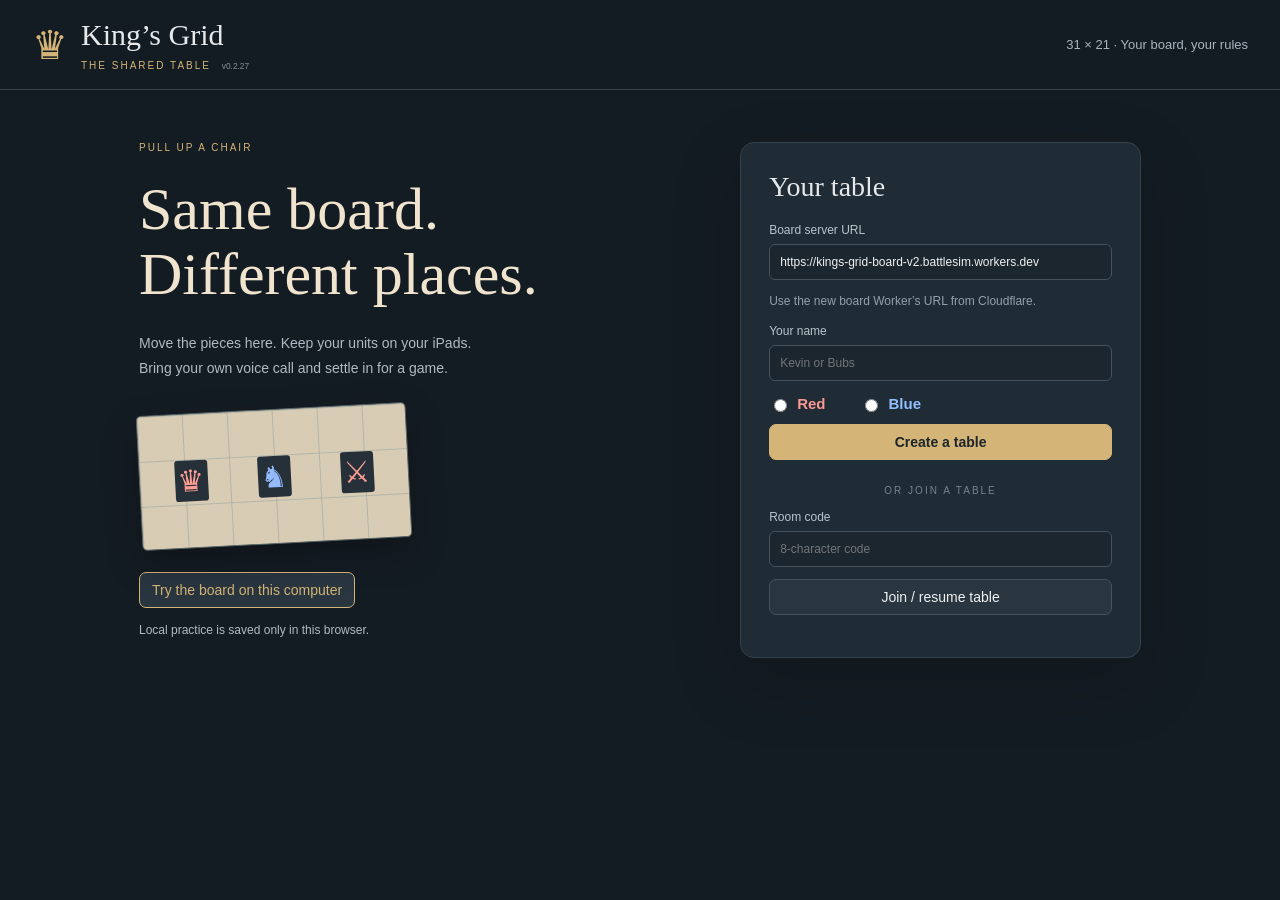
<file: index.html>
<!doctype html><html lang="en"><head><meta charset="utf-8"><meta name="viewport" content="width=device-width,initial-scale=1"><title>King’s Grid • Shared Table</title><style>:root{font-family:Inter,Segoe UI,Arial,sans-serif;color:#e6e8e9;background:#141c23;font-size:14px;--gold:#d4b477;--line:#35414b;--cell:30px}*{box-sizing:border-box}body{margin:0}button,input,select{font:inherit}button,.filebutton{border:1px solid #46535d;border-radius:7px;background:#29353f;color:#eef1f2;padding:9px 12px;cursor:pointer;transition:background .15s}button:hover,.filebutton:hover{background:#3a4a56}button:disabled{opacity:.45;cursor:not-allowed}button.active{border-color:var(--gold);box-shadow:inset 0 0 0 1px var(--gold)}button.primary{background:var(--gold);border-color:var(--gold);color:#1c252c;font-weight:700}button.secondary{border-color:var(--gold);color:var(--gold)}input,select{width:100%;border:1px solid #46535d;border-radius:6px;background:#1b262f;color:#eef1f2;padding:10px;min-width:0}label{display:grid;gap:7px;color:#b9c3ca;font-size:12px}input:focus,select:focus,button:focus-visible{outline:2px solid var(--gold);outline-offset:2px}header{height:90px;display:flex;align-items:center;padding:18px 32px;border-bottom:1px solid var(--line);gap:25px}.brand{display:flex;align-items:center;gap:13px}.crown{color:var(--gold);font-size:40px}h1{font:30px Georgia,serif;margin:0 0 4px}.eyebrow{font-size:10px;letter-spacing:2px;color:var(--gold)}small{letter-spacing:0;color:#8394a0;margin-left:6px}#roomInfo{margin-left:auto;color:#a8b5bf;font-size:13px}h2{font:60px/1.08 Georgia,serif;margin:24px 0;color:#f0e4ce}h3{font:28px Georgia,serif;margin:0 0 20px}h4{font-size:12px;text-transform:uppercase;letter-spacing:1px;color:#a6b4bf}.muted{font-size:12px;color:#91a1ad;line-height:1.5}#welcome{display:grid;grid-template-columns:1.3fr 1fr;max-width:1050px;margin:52px auto;gap:80px;padding:0 24px}.intro>p{line-height:1.8;color:#aebac4}.joincard{background:#202c35;padding:28px;border:1px solid var(--line);border-radius:14px;box-shadow:0 24px 70px #0003}.joincard>button{width:100%;margin-top:12px}.joincard label{margin-top:14px}.choose{display:flex;gap:35px}.choose label{display:flex;align-items:center;font-size:15px}.choose input{width:auto}.redtext{color:#fa9992!important}.bluetext{color:#91bfff!important}.divider{color:#718490;letter-spacing:2px;font-size:10px;text-align:center;margin:25px 0 12px}.mini-grid{margin:28px 0;width:270px;height:135px;border:1px solid #586567;background-color:#d9ccb4;background-image:linear-gradient(#8f9f9e80 1px,transparent 1px),linear-gradient(90deg,#8f9f9e80 1px,transparent 1px);background-size:45px 45px;display:flex;gap:50px;align-items:center;justify-content:center;transform:rotate(-3deg);border-radius:5px;box-shadow:0 14px 35px #0004}.mini-grid span{background:#263039;color:#ff9c94;font:30px Georgia;padding:3px;border-radius:3px}.mini-grid span:nth-child(2){color:#94bbff}#setupError{color:#ffb8a8;line-height:1.4}.toolbar{display:flex;align-items:center;gap:8px;padding:12px 20px;border-bottom:1px solid var(--line);flex-wrap:wrap}.toolbar button{font-size:12px}.spacer{flex:1}#connection{font-size:12px;color:#a4dfbd;margin-right:8px}#connection.offline{color:#ffd18d}.workspace{display:grid;grid-template-columns:240px minmax(0,1fr);height:calc(100vh - 154px)}aside{padding:15px;border-right:1px solid var(--line);overflow-y:auto;background:#1b252e}.tabbar{display:flex;gap:6px}.tabbar button{flex:1;font-size:12px}.teamchoices{display:flex;gap:4px;margin:10px 0}.teamchoices button{flex:1;padding:8px 3px;font-size:12px}#search{margin-bottom:12px}#catalog{display:grid;grid-template-columns:1fr 1fr;gap:6px}.catalog-piece{display:flex;align-items:center;gap:7px;text-align:left;font-size:11px;padding:8px 5px;min-height:40px}.catalog-piece .icon{font-size:19px;min-width:23px;text-align:center}#sizeFields{display:flex;gap:10px;margin:14px 0}#sizeFields label{flex:1}#addReserve{width:100%;font-size:11px}#reserves{display:flex;flex-wrap:wrap;gap:5px}#reserves button{font-size:11px;padding:7px}.tools{margin-top:25px;border-top:1px solid var(--line);padding-top:15px}.tools summary{cursor:pointer;color:#c5cdd3;font-size:12px}.tools button,.filebutton{display:block;width:100%;text-align:center;font-size:12px;margin-top:10px}.danger{color:#ffaca5}#log p{font-size:12px;line-height:1.5;border-bottom:1px solid var(--line);padding:10px 0}#log time{display:block;font-size:10px;color:#82939f}.boardsection{display:flex;flex-direction:column;min-width:0;min-height:0;padding:0 20px 12px}#hint{padding:12px 0;color:#c8d2d8;font-size:12px;min-height:39px}#viewport{flex:1;min-height:180px;overflow:auto;position:relative;background:#10181f;border:1px solid #394650;border-radius:9px;padding:14px}#board{position:relative;width:calc(var(--cell)*32);height:calc(var(--cell)*22);margin:auto;user-select:none}.cell{position:absolute;border-radius:0;border:0;border-right:1px solid #87959780;border-bottom:1px solid #87959780;background:#e0d6bf;padding:0;color:#33424b;font-size:10px;width:var(--cell);height:var(--cell)}.cell:hover{background:#efdfa9}.cell.alt{background:#dbd0b9}.cell.alt:hover{background:#efdfa9}.axis{position:absolute;display:grid;place-items:center;color:#90a1ad;font-size:10px;width:var(--cell);height:var(--cell)}.piece{position:absolute;pointer-events:none;border-radius:4px;border:2px solid #e8857e;background:#593437;color:#ffd7d0;display:flex;flex-direction:column;align-items:center;justify-content:center;overflow:hidden;box-shadow:0 2px 3px #0005;z-index:2}.piece.blue{border-color:#76a8e6;background:#273f59;color:#d2e6ff}.piece.neutral{border-color:#ae9a78;background:#554e40;color:#f2e5c6}.piece.selected{outline:3px solid #ffe19d;outline-offset:1px;z-index:5}.piece.defeated{filter:grayscale(.9);opacity:.7}.piece.captured{border-style:dashed}.piece .glyph{font-size:calc(var(--cell)*.49);line-height:1}.piece .tiny{font-size:clamp(6px,calc(var(--cell)*.2),12px);line-height:1.2;max-width:95%;white-space:nowrap;overflow:hidden;text-overflow:ellipsis}.piece .statusMark{position:absolute;right:1px;top:0;font-size:10px;color:white}.stackbadge{position:absolute;right:1px;bottom:1px;font-size:9px;background:#e2bd70;color:#17242d;border-radius:3px;padding:0 2px}.boardfooter{display:flex;justify-content:space-between;gap:15px;padding:10px 0;font-size:10px;color:#93a5b2}#selection{background:#24313c;border:1px solid #50606b;border-radius:9px;padding:12px}#selectedCoord{color:#9faeb8;margin-left:15px;font-size:12px}.editrow{display:flex;align-items:end;gap:7px;flex-wrap:wrap;margin-top:10px}.editrow label:first-child{flex:1;min-width:90px}.editrow label{max-width:170px}.editrow button,.editrow input,.editrow select{padding:7px;font-size:12px}#stack{display:flex;gap:6px;flex-wrap:wrap;margin-top:8px}#stack button{font-size:11px;padding:5px}#toast{position:fixed;bottom:25px;left:50%;transform:translateX(-50%);max-width:650px;padding:14px 20px;border:1px solid var(--gold);background:#283640;border-radius:8px;box-shadow:0 10px 50px #0007;z-index:30;color:#fff}[hidden]{display:none!important}@media(max-width:850px){header{padding:12px 18px}h1{font-size:24px}#welcome{gap:24px;margin:25px auto}h2{font-size:42px}.workspace{grid-template-columns:190px 1fr}.boardsection{padding:0 8px 10px}aside{padding:10px}.toolbar{padding:8px}#roomInfo{font-size:10px}#resume{display:none}}@media(max-width:600px){#welcome{grid-template-columns:1fr}.intro h2{font-size:38px}.mini-grid{display:none}.workspace{height:auto;grid-template-columns:150px minmax(0,1fr)}#catalog{grid-template-columns:1fr}#viewport{height:65vh;flex:none}.boardfooter span:last-child{display:none}header{height:80px}.eyebrow{letter-spacing:1px}#roomInfo{max-width:100px}}
#catalog{display:flex;flex-direction:column;gap:12px}.catalog-row>span{font-size:11px;color:#bfcbd4;display:block;margin-bottom:5px}.token-row{display:flex;gap:7px}.tray-token{width:54px;height:54px;padding:2px;border-radius:5px;cursor:grab;position:relative}.tray-token.used{opacity:.45}.tray-token.used:after{content:'✓';position:absolute;bottom:0;right:1px;color:white;background:#233b31}.token-art{display:block;width:100%;height:100%;object-fit:contain;pointer-events:none}.piece{pointer-events:auto;cursor:grab;padding:0}.piece .token-art{object-fit:contain}.piece .placeholder{font-size:calc(var(--cell)*.4);line-height:1}.piece.cannon-object{border:2px solid #dabc78;background:repeating-linear-gradient(45deg,#493c2e,#493c2e 4px,#5b4934 4px,#5b4934 8px);color:#fff1bf}.piece.cannon-object .placeholder{font-size:calc(var(--cell)*.21);font-weight:900}.tray-token .placeholder{font-size:13px}.orientation{margin:15px 0}.board-ping{pointer-events:none;position:absolute;width:10px;height:10px;border:3px solid #ff8d87;border-radius:50%;z-index:20;transform:translate(-50%,-50%);animation:ripple 1.4s ease-out forwards;box-shadow:0 0 0 2px #fff7}.board-ping.blue{border-color:#76b9ff}.drag-preview{position:absolute;pointer-events:none;border:2px dashed #ffb0aa;background:#f7877733;z-index:15;font-size:9px;color:white;display:grid;place-items:center}.drag-preview.blue{border-color:#83bcff;background:#83bcff33}@keyframes ripple{0%{width:10px;height:10px;opacity:1}100%{width:110px;height:110px;opacity:0}}#turnLabel{font-size:12px;color:#e7c78c}.toolbar{min-height:65px}.workspace{height:calc(100vh - 170px)}@media(prefers-reduced-motion:reduce){.board-ping{animation:none;width:40px;height:40px}}

.piece.fixed-base{border:2px solid rgba(255,255,255,.85);color:#fff;background:#bd514d;cursor:default}.piece.fixed-base.blue{background:#4c82bd}.piece.fixed-giving{border:2px solid rgba(255,255,255,.85);background:#3b9b5e;color:#fff;cursor:default}.fixed-label{font-weight:900;font-size:calc(var(--cell)*.42);line-height:1;text-shadow:0 1px 2px #0008}
.ruler-controls{display:flex;align-items:center;gap:7px}.ruler-controls label{display:flex;align-items:center;gap:4px;color:#b9c3ca;font-size:11px}.ruler-controls input,.ruler-controls select{width:64px;padding:6px;font-size:11px}.ruler-controls select{width:94px}.ruler-cell{position:absolute;z-index:1;pointer-events:none;background:#f1c75b38;border:1px solid #f1c75b99;box-shadow:inset 0 0 0 1px #fff2}

#viewport.panning,#viewport.panning *{cursor:grabbing!important}#viewport:fullscreen{width:100vw;height:100vh;max-height:none;border:0;border-radius:0;flex:none;padding:14px;overflow:auto;background:#10181f}
.wall-health .placeholder,.wall-health .tiny{display:none}
.wall-hp-label{position:relative;z-index:1;font:bold calc(var(--cell)*.40) system-ui;color:white;text-shadow:0 1px 2px #000;white-space:nowrap}
.wall-vertical .wall-hp-label{writing-mode:vertical-rl}
.wall-hp-track{position:absolute;background:#101b22;border-radius:3px;overflow:hidden;pointer-events:none}
.wall-horizontal .wall-hp-track{left:3px;right:3px;bottom:2px;height:4px}
.wall-vertical .wall-hp-track{top:3px;bottom:3px;left:2px;width:4px}
.wall-hp-track>span{display:block;background:#78d997;width:100%;height:100%}
.wall-zero{outline:2px dashed #f17d73}
.wall-hp-editor{position:absolute;z-index:40;width:200px;padding:8px;background:#172b36;color:#fff;border:1px solid #8ba8b6;border-radius:7px;box-shadow:0 3px 12px #0008;font:12px system-ui}
.wall-hp-editor strong{display:block;overflow:hidden;text-overflow:ellipsis;white-space:nowrap;margin-bottom:5px}
.wall-hp-editor>div{display:flex;gap:6px;align-items:center}
.wall-hp-editor input{width:112px;min-width:0;padding:0;accent-color:#78d997}
.wall-hp-editor button{width:28px;height:28px;padding:0;font-size:20px}

/* v0.2.11 animated battlefield underlay */
.map-control{display:flex;grid-template-columns:auto auto;align-items:center;gap:6px;color:#9eacb7;font-size:11px;margin-left:2px}
.map-control select{width:auto;max-width:170px;padding:7px 28px 7px 9px;font-size:12px;background:#1f2b34}
#board{isolation:isolate}
.map-layer{position:absolute;left:var(--cell);top:var(--cell);width:calc(var(--cell)*31);height:calc(var(--cell)*21);overflow:hidden;z-index:0;background:#0d141a;pointer-events:none;display:none}
.map-layer.active{display:block}
.map-layer iframe{position:absolute;left:50%;top:50%;width:147%;height:122%;transform:translate(-50%,-50%);border:0;pointer-events:none}
#board.has-map .cell{background:rgba(224,214,191,.08);border-right-color:rgba(224,231,230,.58);border-bottom-color:rgba(224,231,230,.58);text-shadow:0 1px 2px #000}
#board.has-map .cell.alt{background:rgba(16,24,31,.07)}
#board.has-map .cell:hover,#board.has-map .cell.alt:hover{background:rgba(239,223,169,.28)}
#board.has-map .axis{color:#c8d2d8;text-shadow:0 1px 2px #000}
#board.has-map .ruler-cell{background:rgba(255,226,150,.28)}
@media(max-width:850px){.map-control span{display:none}.map-control select{max-width:135px}}

/* v0.2.13 central background library */
.toolbar-link{display:inline-grid;place-items:center;width:34px;height:34px;border:1px solid #46535d;border-radius:7px;background:#29353f;color:#eef1f2;text-decoration:none;font-size:15px}.toolbar-link:hover{background:#3a4a56}.map-control select{min-width:132px}

.paint-controls{display:flex;align-items:center;gap:7px}.paint-controls label{display:flex;align-items:center;gap:4px;color:#b9c3ca;font-size:11px}.paint-controls input[type=color],.ruler-controls input[type=color]{width:34px;height:30px;padding:2px;min-width:34px}.paint-controls select{width:104px;padding:6px;font-size:11px}.paint-cell{position:absolute;z-index:1;pointer-events:none;box-shadow:inset 0 0 0 1px #ffffff24}.ruler-cell{z-index:2}.piece{z-index:3}.piece.distracted .statusMark{color:#ffe27a;font-size:15px;text-shadow:0 1px 2px #000}.piece.distracted{box-shadow:0 0 0 2px #ffe27a99,0 2px 3px #0005}

/* v0.2.19 compact, personalisable in-game toolbar */
.compact-toolbar{
  min-height:46px;
  padding:7px 14px;
  gap:6px;
  flex-wrap:nowrap;
  position:relative;
  z-index:60;
  background:#18232b;
}
.compact-toolbar #connection{white-space:nowrap;margin-right:4px}
.setup-actions{display:flex;align-items:center;gap:6px;white-space:nowrap}
.setup-actions button{padding:6px 9px}
.compact-toolbar>button,.compact-toolbar summary,.pinned-action{
  min-height:32px;
  padding:6px 9px;
  border-radius:6px;
  white-space:nowrap;
}
.compact-map{margin:0;display:block}
.compact-map select{min-width:118px;max-width:160px;height:32px;padding:5px 27px 5px 8px;border-radius:6px}
.toolbar-menu{position:relative}
.toolbar-menu>summary{
  list-style:none;
  display:grid;
  place-items:center;
  border:1px solid #46535d;
  background:#29353f;
  color:#eef1f2;
  cursor:pointer;
  user-select:none;
}
.toolbar-menu>summary::-webkit-details-marker{display:none}
.toolbar-menu>summary:after{content:'▾';font-size:9px;margin-left:5px;color:#9fb0bb}
.toolbar-menu[open]>summary,.toolbar-menu>summary:hover{background:#3a4a56}
.menu-panel{
  position:absolute;
  right:0;
  top:calc(100% + 7px);
  width:max-content;
  min-width:178px;
  max-width:min(320px,calc(100vw - 24px));
  padding:7px;
  border:1px solid #46535d;
  border-radius:8px;
  background:#202c35;
  box-shadow:0 12px 34px #0009;
  display:grid;
  gap:5px;
  z-index:100;
}
.menu-panel button,.menu-panel .filebutton,.menu-panel .menu-link{
  width:100%;
  min-height:32px;
  margin:0;
  padding:7px 9px;
  text-align:left;
  font-size:12px;
  border-radius:6px;
}
.menu-link{
  display:block;
  border:1px solid #46535d;
  background:#29353f;
  color:#eef1f2;
  text-decoration:none;
  cursor:pointer;
}
.menu-link:hover{background:#3a4a56}
.menu-file{display:block}

/* The toolbar now owns less vertical space; preserve the board area. */
.workspace{height:calc(100vh - 136px)}

@media(max-width:900px){
  .compact-toolbar{overflow-x:auto;overflow-y:visible;scrollbar-width:thin}
  .compact-toolbar .spacer{min-width:4px}
  .compact-map select{min-width:108px;max-width:130px}
  .menu-panel{position:fixed;right:10px;top:136px}
}
@media(max-width:600px){
  .compact-toolbar{padding:6px 8px;gap:4px}
  .compact-toolbar #connection{font-size:11px}
  .compact-toolbar>button,.compact-toolbar summary,.pinned-action{padding:5px 7px}
  .compact-map select{min-width:100px;max-width:112px}
  .setup-actions #turnLabel{display:none}
  .workspace{height:auto}
}

/* v0.2.22 board stage: board in the middle, compact tool rail on the right, tool popovers float over the board */
.stage{position:relative;display:flex;min-width:0;min-height:0}
.stage>.boardsection{flex:1;min-width:0}
.stage:fullscreen{width:100vw;height:100vh;background:#141c23}
.kg-rail{flex:none;width:44px;display:flex;flex-direction:column;align-items:center;gap:4px;padding:8px 0;border-left:1px solid var(--line);background:#17212a}
.kg-tool{width:32px;height:32px;padding:0;display:grid;place-items:center;border-radius:6px;background:#22303a;color:#c9d3da}
.kg-tool svg{width:18px;height:18px;fill:none;stroke:currentColor;stroke-width:1.7;stroke-linecap:round;stroke-linejoin:round;pointer-events:none}
.kg-tool svg .fill{fill:currentColor;stroke:none}
.kg-tool.active{border-color:var(--gold);color:var(--gold);background:#2c3942;box-shadow:inset 0 0 0 1px var(--gold)}
.kg-rail-sep{width:22px;border-top:1px solid #3a4853;margin:3px 0}
.kg-popover{position:absolute;right:50px;top:8px;width:224px;padding:10px;display:grid;gap:9px;background:#202c35;border:1px solid #52616c;border-radius:9px;box-shadow:0 14px 40px #0009;z-index:40}
.kg-pop-head{display:flex;align-items:center;justify-content:space-between}
.kg-pop-head strong{font-size:11px;letter-spacing:.7px;text-transform:uppercase;color:var(--gold)}
.kg-pop-head button{width:26px;height:26px;padding:0;font-size:16px;line-height:1}
.kg-popover label{display:grid;grid-template-columns:58px minmax(0,1fr);align-items:center;gap:8px;font-size:11px}
.kg-popover input,.kg-popover select{padding:6px;font-size:12px}
.kg-popover input[type=color]{width:44px;height:28px;padding:2px}
.kg-popover button{padding:6px 8px;font-size:12px}
.kg-slider{display:grid;grid-template-columns:minmax(0,1fr) 38px;align-items:center;gap:6px}
.kg-slider input{padding:0;accent-color:var(--gold)}
.kg-slider output{text-align:right;color:#d5dde2;font-size:11px;font-variant-numeric:tabular-nums}
.kg-seg,.kg-pair{display:grid;grid-template-columns:1fr 1fr;gap:6px}
.kg-zoom{display:grid;grid-template-columns:36px 1fr 36px;align-items:center;gap:6px}
.kg-zoom output{text-align:center;color:#d5dde2;font-size:12px}
.kg-wide{width:100%}
/* In Paint/Erase, strokes pass through pieces and touch input paints instead of scrolling. */
#board[data-tool=paint] .piece,#board[data-tool=erase] .piece{pointer-events:none}
#board[data-tool=paint],#board[data-tool=erase]{touch-action:none}
#board[data-tool=paint] .cell,#board[data-tool=erase] .cell,#board[data-tool=ruler] .cell,#board[data-tool=ping] .cell{cursor:crosshair}
@media(max-width:600px){.kg-rail{width:40px}.kg-popover{right:46px;width:206px}}

/* v0.2.23 Table menu sits on one line at the same height as Undo and the map selector */
.compact-toolbar>button,.compact-toolbar .toolbar-menu>summary,.compact-map select{height:32px;min-height:32px}
.toolbar-menu>summary{display:inline-flex;align-items:center;gap:5px;font-size:12px}
.toolbar-menu>summary:after{margin-left:0}
/* Distracted: the unit is shown upside down with a large music note over its centre */
.piece.distracted .token-art,.piece.distracted .placeholder{transform:scaleY(-1)}
.piece.distracted .statusMark{inset:0;display:grid;place-items:center;font-size:calc(var(--cell)*.62);line-height:1;color:#ffe27a;text-shadow:0 0 3px #000,0 1px 2px #000;pointer-events:none}

/* v0.2.24 camps: full-tile markers under units; the team-coloured rim stays visible around a unit standing on one */
.piece.camp,.piece.camp.selected{z-index:1;border-radius:3px;border-width:3px;background:#0b5d14}
.piece.camp .token-art{object-fit:cover}
.camp-grid{display:grid;grid-template-columns:repeat(3,minmax(0,1fr));gap:8px 6px}
.camp-choice{display:grid;justify-items:center;gap:3px;min-width:0}
.camp-choice span{font-size:10px;color:#bfcbd4;text-align:center;line-height:1.2;max-width:100%;overflow:hidden;text-overflow:ellipsis;white-space:nowrap}
@media(max-width:600px){.camp-grid{grid-template-columns:repeat(2,minmax(0,1fr))}}

/* v0.2.27 Fog of War: black over every tile this player's units can't see, with thin white grid lines
   so you can still count tiles. It sits above the map, paint and camps but below rulers and units. */
.fog-layer{position:absolute;left:var(--cell);top:var(--cell);width:calc(var(--cell)*31);height:calc(var(--cell)*21);z-index:2;pointer-events:none;display:none;background-color:#05080a;background-image:linear-gradient(to right,transparent calc(var(--cell) - 1px),rgba(255,255,255,.42) calc(var(--cell) - 1px)),linear-gradient(to bottom,transparent calc(var(--cell) - 1px),rgba(255,255,255,.42) calc(var(--cell) - 1px));background-size:var(--cell) var(--cell);-webkit-mask-size:100% 100%;mask-size:100% 100%;-webkit-mask-repeat:no-repeat;mask-repeat:no-repeat}
.fog-layer.active{display:block}
#fogToggle.active{background:#3a4a56;color:var(--gold)}
</style></head><body>
<header><div class="brand"><span class="crown">♛</span><div><h1>King’s Grid</h1><span class="eyebrow">THE SHARED TABLE <small>v0.2.27</small></span></div></div><div id="roomInfo">31 × 21 · Your board, your rules</div></header>
<main id="welcome"><section class="intro"><div class="eyebrow">PULL UP A CHAIR</div><h2>Same board.<br>Different places.</h2><p>Move the pieces here. Keep your units on your iPads.<br>Bring your own voice call and settle in for a game.</p><div class="mini-grid"><span>♛</span><span>♞</span><span>⚔</span></div><button id="local" class="secondary">Try the board on this computer</button><p class="muted">Local practice is saved only in this browser.</p></section><section class="joincard"><h3>Your table</h3><label>Board server URL<input id="api" type="url" placeholder="https://kings-grid-board.…workers.dev" autocomplete="url"></label><p class="muted">Use the new board Worker’s URL from Cloudflare.</p><label>Your name<input id="name" maxlength="30" placeholder="Kevin or Bubs" autocomplete="given-name"></label><div class="choose"><label><input type="radio" name="team" value="red"> <b class="redtext">Red</b></label><label><input type="radio" name="team" value="blue"> <b class="bluetext">Blue</b></label></div><button id="create" class="primary">Create a table</button><div class="divider">OR JOIN A TABLE</div><label>Room code<input id="code" maxlength="8" placeholder="8-character code" autocapitalize="characters"></label><button id="join">Join / resume table</button><p id="setupError" role="alert"></p></section></main>
<main id="table" hidden><nav class="toolbar compact-toolbar"><span id="connection" role="status">Local practice</span><span id="setupActions" class="setup-actions"><span id="turnLabel"></span><button id="ready" class="primary">Ready</button><button id="pass" class="primary" hidden>Pass Turn</button></span><span class="spacer"></span><button id="fogToggle" title="Fog of War: each unit sees 2 tiles around it; walls block sight. Applies after both players are ready." aria-pressed="false">☁ Fog of War</button><button id="undo" title="Undo last board edit">↶ Undo</button><label class="map-control compact-map" title="Choose a shared animated battlefield"><select id="mapSelect" aria-label="Battle map"><option value="classic">Classic</option></select></label><details id="tableMenu" class="toolbar-menu"><summary>Table</summary><div class="menu-panel"><button id="invite">Copy invite</button><button id="resume">Private resume link</button><a id="backgroundEditor" class="menu-link" href="background-editor.html" target="_blank" rel="noopener">Edit backgrounds…</a><button id="export">Download board save</button><label class="filebutton menu-file">Load board save<input id="import" type="file" accept=".json,application/json" hidden></label><button id="localSwitch" hidden>Switch local player</button><button id="clear" class="danger">Return my pieces to tray</button><button id="reset" class="danger">Reset table for new setup</button><button id="update" title="Reload the latest version of the board">Update board</button><button id="leave" class="danger" hidden>Leave table</button></div></details></nav><div class="workspace"><aside><div class="tabbar"><button id="trayTab" class="active">Piece tray</button><button id="logTab">Activity</button></div><div id="tray"><p class="muted">Drag a numbered piece onto the board. Click placement also works.</p><div id="ownTeam" class="teamchoices"></div><input id="search" placeholder="Find a piece…" aria-label="Find a piece"><div id="catalog"></div><label class="orientation">Wall direction<select id="wallDirection"><option value="horizontal">Horizontal · 5 across</option><option value="vertical">Vertical · 5 down</option></select></label><h4 id="campsHeading">Camps</h4><div id="camps" class="camp-grid"></div><button id="addReserve">Add chosen piece to reserve</button><h4>Reserve <span id="reserveCount"></span></h4><div id="reserves"></div></div><div id="log" hidden></div></aside><div id="stage" class="stage"><section class="boardsection"><div id="hint" role="status">Choose a piece from the tray to begin.</div><div id="viewport"><div id="board" role="grid" aria-label="King’s Grid 31 columns by 21 rows"><div id="mapLayer" class="map-layer" aria-hidden="true"></div><div id="fogLayer" class="fog-layer" aria-hidden="true"></div></div></div><div class="boardfooter"><span id="counts">0 pieces</span><span>Drag to move · Wheel to zoom · Middle-drag to pan · Shift-click to ping · Esc cancels tool</span></div><div id="selection" hidden><div><strong id="selectedName"></strong><span id="selectedCoord"></span></div><div class="editrow"><label>Label<input id="label" maxlength="40"></label><label>Status<select id="pieceStatus"><option value="normal">Normal</option><option value="defeated">Defeated</option><option value="captured">Captured</option><option value="distracted">Distracted ♪</option></select></label><button id="savePiece">Apply</button><button id="rotate">Rotate</button><button id="reservePiece">To reserve</button><button id="remove" class="danger">Remove</button><button id="cancel">Deselect</button></div><div id="stack"></div></div></section><nav class="kg-rail" aria-label="Board tools"><button id="railPing" class="kg-tool" title="Ping a tile (one click) · Shift-click also pings" aria-label="Ping" aria-pressed="false"><svg viewBox="0 0 24 24" aria-hidden="true"><circle cx="12" cy="12" r="8"/><circle cx="12" cy="12" r="2.5" class="fill"/></svg></button><button id="railRuler" class="kg-tool" title="Ruler" aria-label="Ruler" aria-pressed="false"><svg viewBox="0 0 24 24" aria-hidden="true"><rect x="2.5" y="8" width="19" height="8" rx="1.5"/><path d="M6 8v3M9.5 8v4.5M13 8v3M16.5 8v4.5"/></svg></button><button id="railPaint" class="kg-tool" title="Paint / erase tiles" aria-label="Paint" aria-pressed="false"><svg viewBox="0 0 24 24" aria-hidden="true"><path d="M14.5 4.5l5 5-8 8-5-5z"/><path d="M6.5 12.5l-2 2c-1 1-1 4-1 6 2 0 5 0 6-1l2-2"/></svg></button><span class="kg-rail-sep"></span><button id="railFit" class="kg-tool" title="Fit board to window" aria-label="Fit board"><svg viewBox="0 0 24 24" aria-hidden="true"><path d="M4 9V4h5M15 4h5v5M20 15v5h-5M9 20H4v-5"/></svg></button><button id="railFlip" class="kg-tool" title="Flip view" aria-label="Flip view" aria-pressed="false"><svg viewBox="0 0 24 24" aria-hidden="true"><path d="M4 8h14l-3-3M20 16H6l3 3"/></svg></button><button id="railMore" class="kg-tool" title="More view options" aria-label="More view options"><svg viewBox="0 0 24 24" aria-hidden="true"><circle cx="5.5" cy="12" r="1.6" class="fill"/><circle cx="12" cy="12" r="1.6" class="fill"/><circle cx="18.5" cy="12" r="1.6" class="fill"/></svg></button></nav><div id="rulerPop" class="kg-popover" role="dialog" aria-label="Ruler settings" hidden><div class="kg-pop-head"><strong>Ruler</strong><button id="closeRulerPop" title="Turn off ruler" aria-label="Turn off ruler">×</button></div><label>Radius<input id="rulerRadius" type="number" min="1" max="30" value="5"></label><label>Colour<input id="rulerColor" type="color" value="#f1c75b"></label><label>Show to<select id="rulerScope"><option value="private">Only me</option><option value="public">Both players</option></select></label></div><div id="paintPop" class="kg-popover" role="dialog" aria-label="Paint settings" hidden><div class="kg-pop-head"><strong id="paintPopTitle">Paint</strong><button id="closePaintPop" title="Turn off paint" aria-label="Turn off paint">×</button></div><div class="kg-seg"><button id="paintModePaint" class="active">Paint</button><button id="paintModeErase">Erase</button></div><label>Colour<input id="paintColor" type="color" value="#ffd54f"></label><label>Opacity<span class="kg-slider"><input id="paintOpacity" type="range" min="10" max="100" step="5" value="60"><output id="paintOpacityLabel" for="paintOpacity">60%</output></span></label><div class="kg-pair"><button id="clearMine">Clear mine</button><button id="clearAll" class="danger">Clear all</button></div></div><div id="morePop" class="kg-popover" role="dialog" aria-label="View options" hidden><div class="kg-pop-head"><strong>View</strong><button id="closeMorePop" title="Close" aria-label="Close">×</button></div><div class="kg-zoom"><button id="minus" aria-label="Zoom out">−</button><output id="zoomLabel">Fit</output><button id="plus" aria-label="Zoom in">+</button></div><button id="fullscreen" class="kg-wide" hidden>Board fullscreen</button></div></div></div></main><div id="toast" role="alert" hidden></div><script type="module">
const CATALOG = [
  {
    "id": "unit1",
    "name": "King",
    "icon": "♛",
    "short": "King",
    "kind": "unit",
    "art": {
      "red1": "assets/unit1-red-1.png?v=0.2.9",
      "blue1": "assets/unit1-blue-1.png?v=0.2.9"
    }
  },
  {
    "id": "unit2",
    "name": "Base Builder",
    "icon": "⌂",
    "short": "Builder",
    "kind": "unit",
    "art": {
      "red1": "assets/unit2-red-1.png?v=0.2.9",
      "red2": "assets/unit2-red-2.png?v=0.2.9",
      "red3": "assets/unit2-red-3.png?v=0.2.9",
      "blue1": "assets/unit2-blue-1.png?v=0.2.9",
      "blue2": "assets/unit2-blue-2.png?v=0.2.9",
      "blue3": "assets/unit2-blue-3.png?v=0.2.9"
    }
  },
  {
    "id": "unit3",
    "name": "Wood Worker",
    "icon": "🪵",
    "short": "Wood",
    "kind": "unit",
    "art": {
      "red1": "assets/unit3-red-1.png?v=0.2.9",
      "red2": "assets/unit3-red-2.png?v=0.2.9",
      "red3": "assets/unit3-red-3.png?v=0.2.9",
      "blue1": "assets/unit3-blue-1.png?v=0.2.9",
      "blue2": "assets/unit3-blue-2.png?v=0.2.9",
      "blue3": "assets/unit3-blue-3.png?v=0.2.9"
    }
  },
  {
    "id": "unit4",
    "name": "Stone Worker",
    "icon": "🪨",
    "short": "Stone",
    "kind": "unit",
    "art": {
      "red1": "assets/unit4-red-1.png?v=0.2.9",
      "red2": "assets/unit4-red-2.png?v=0.2.9",
      "red3": "assets/unit4-red-3.png?v=0.2.9",
      "blue1": "assets/unit4-blue-1.png?v=0.2.9",
      "blue2": "assets/unit4-blue-2.png?v=0.2.9",
      "blue3": "assets/unit4-blue-3.png?v=0.2.9"
    }
  },
  {
    "id": "unit5",
    "name": "Iron Worker",
    "icon": "⚙",
    "short": "Iron",
    "kind": "unit",
    "art": {
      "red1": "assets/unit5-red-1.png?v=0.2.9",
      "red2": "assets/unit5-red-2.png?v=0.2.9",
      "red3": "assets/unit5-red-3.png?v=0.2.9",
      "blue1": "assets/unit5-blue-1.png?v=0.2.9",
      "blue2": "assets/unit5-blue-2.png?v=0.2.9",
      "blue3": "assets/unit5-blue-3.png?v=0.2.9"
    }
  },
  {
    "id": "unit6",
    "name": "Warrior (Sword)",
    "icon": "⚔",
    "short": "Sword",
    "kind": "unit",
    "art": {
      "red1": "assets/unit6-red-1.png?v=0.2.9",
      "red2": "assets/unit6-red-2.png?v=0.2.9",
      "red3": "assets/unit6-red-3.png?v=0.2.9",
      "blue1": "assets/unit6-blue-1.png?v=0.2.9",
      "blue2": "assets/unit6-blue-2.png?v=0.2.9",
      "blue3": "assets/unit6-blue-3.png?v=0.2.9"
    }
  },
  {
    "id": "unit7",
    "name": "Warrior (Spear)",
    "icon": "🔱",
    "short": "Spear",
    "kind": "unit",
    "art": {
      "red1": "assets/unit7-red-1.png?v=0.2.9",
      "red2": "assets/unit7-red-2.png?v=0.2.9",
      "red3": "assets/unit7-red-3.png?v=0.2.9",
      "blue1": "assets/unit7-blue-1.png?v=0.2.9",
      "blue2": "assets/unit7-blue-2.png?v=0.2.9",
      "blue3": "assets/unit7-blue-3.png?v=0.2.9"
    }
  },
  {
    "id": "unit8",
    "name": "Warrior (Bow)",
    "icon": "🏹",
    "short": "Bow",
    "kind": "unit",
    "art": {
      "red1": "assets/unit8-red-1.png?v=0.2.9",
      "red2": "assets/unit8-red-2.png?v=0.2.9",
      "red3": "assets/unit8-red-3.png?v=0.2.9",
      "blue1": "assets/unit8-blue-1.png?v=0.2.9",
      "blue2": "assets/unit8-blue-2.png?v=0.2.9",
      "blue3": "assets/unit8-blue-3.png?v=0.2.9"
    }
  },
  {
    "id": "unit9",
    "name": "Warrior (Lance & Horse)",
    "icon": "♞",
    "short": "Lance",
    "kind": "unit",
    "art": {
      "red1": "assets/unit9-red-1.png?v=0.2.9",
      "red2": "assets/unit9-red-2.png?v=0.2.9",
      "red3": "assets/unit9-red-3.png?v=0.2.9",
      "blue1": "assets/unit9-blue-1.png?v=0.2.9",
      "blue2": "assets/unit9-blue-2.png?v=0.2.9",
      "blue3": "assets/unit9-blue-3.png?v=0.2.9"
    }
  },
  {
    "id": "unit10",
    "name": "Mage",
    "icon": "✦",
    "short": "Mage",
    "kind": "unit",
    "art": {
      "red1": "assets/unit10-red-1.png?v=0.2.9",
      "red2": "assets/unit10-red-2.png?v=0.2.9",
      "red3": "assets/unit10-red-3.png?v=0.2.9",
      "blue1": "assets/unit10-blue-1.png?v=0.2.9",
      "blue2": "assets/unit10-blue-2.png?v=0.2.9",
      "blue3": "assets/unit10-blue-3.png?v=0.2.9"
    }
  },
  {
    "id": "unit11",
    "name": "Priest",
    "icon": "☀",
    "short": "Priest",
    "kind": "unit",
    "art": {
      "red1": "assets/unit11-red-1.png?v=0.2.9",
      "red2": "assets/unit11-red-2.png?v=0.2.9",
      "red3": "assets/unit11-red-3.png?v=0.2.9",
      "blue1": "assets/unit11-blue-1.png?v=0.2.9",
      "blue2": "assets/unit11-blue-2.png?v=0.2.9",
      "blue3": "assets/unit11-blue-3.png?v=0.2.9"
    }
  },
  {
    "id": "unit12",
    "name": "Medic",
    "icon": "✚",
    "short": "Medic",
    "kind": "unit",
    "art": {
      "red1": "assets/unit12-red-1.png?v=0.2.9",
      "red2": "assets/unit12-red-2.png?v=0.2.9",
      "red3": "assets/unit12-red-3.png?v=0.2.9",
      "blue1": "assets/unit12-blue-1.png?v=0.2.9",
      "blue2": "assets/unit12-blue-2.png?v=0.2.9",
      "blue3": "assets/unit12-blue-3.png?v=0.2.9"
    }
  },
  {
    "id": "unit13",
    "name": "Necromancer",
    "icon": "☠",
    "short": "Necro",
    "kind": "unit",
    "art": {
      "red1": "assets/unit13-red-1.png?v=0.2.9",
      "red2": "assets/unit13-red-2.png?v=0.2.9",
      "red3": "assets/unit13-red-3.png?v=0.2.9",
      "blue1": "assets/unit13-blue-1.png?v=0.2.9",
      "blue2": "assets/unit13-blue-2.png?v=0.2.9",
      "blue3": "assets/unit13-blue-3.png?v=0.2.9"
    }
  },
  {
    "id": "unit14",
    "name": "Farmer",
    "icon": "🌾",
    "short": "Farmer",
    "kind": "unit",
    "art": {
      "red1": "assets/unit14-red-1.png?v=0.2.9",
      "red2": "assets/unit14-red-2.png?v=0.2.9",
      "red3": "assets/unit14-red-3.png?v=0.2.9",
      "blue1": "assets/unit14-blue-1.png?v=0.2.9",
      "blue2": "assets/unit14-blue-2.png?v=0.2.9",
      "blue3": "assets/unit14-blue-3.png?v=0.2.9"
    }
  },
  {
    "id": "unit15",
    "name": "Artillerist",
    "icon": "💣",
    "short": "Artill.",
    "kind": "unit",
    "art": {
      "red1": "assets/unit15-red-1.png?v=0.2.9",
      "red2": "assets/unit15-red-2.png?v=0.2.9",
      "red3": "assets/unit15-red-3.png?v=0.2.9",
      "blue1": "assets/unit15-blue-1.png?v=0.2.9",
      "blue2": "assets/unit15-blue-2.png?v=0.2.9",
      "blue3": "assets/unit15-blue-3.png?v=0.2.9"
    }
  },
  {
    "id": "unit16",
    "name": "Mechanist",
    "icon": "🔧",
    "short": "Mech.",
    "kind": "unit",
    "art": {
      "red1": "assets/unit16-red-1.png?v=0.2.9",
      "red2": "assets/unit16-red-2.png?v=0.2.9",
      "red3": "assets/unit16-red-3.png?v=0.2.9",
      "blue1": "assets/unit16-blue-1.png?v=0.2.9",
      "blue2": "assets/unit16-blue-2.png?v=0.2.9",
      "blue3": "assets/unit16-blue-3.png?v=0.2.9"
    }
  },
  {
    "id": "unit17",
    "name": "Oracle",
    "icon": "◉",
    "short": "Oracle",
    "kind": "unit",
    "art": {
      "red1": "assets/unit17-red-1.png?v=0.2.9",
      "red2": "assets/unit17-red-2.png?v=0.2.9",
      "red3": "assets/unit17-red-3.png?v=0.2.9",
      "blue1": "assets/unit17-blue-1.png?v=0.2.9",
      "blue2": "assets/unit17-blue-2.png?v=0.2.9",
      "blue3": "assets/unit17-blue-3.png?v=0.2.9"
    }
  },
  {
    "id": "unit18",
    "name": "Thief",
    "icon": "◇",
    "short": "Thief",
    "kind": "unit",
    "art": {
      "red1": "assets/unit18-red-1.png?v=0.2.9",
      "red2": "assets/unit18-red-2.png?v=0.2.9",
      "red3": "assets/unit18-red-3.png?v=0.2.9",
      "blue1": "assets/unit18-blue-1.png?v=0.2.9",
      "blue2": "assets/unit18-blue-2.png?v=0.2.9",
      "blue3": "assets/unit18-blue-3.png?v=0.2.9"
    }
  },
  {
    "id": "unit19",
    "name": "Strategist",
    "icon": "♟",
    "short": "Strat.",
    "kind": "unit",
    "art": {
      "red1": "assets/unit19-red-1.png?v=0.2.9",
      "red2": "assets/unit19-red-2.png?v=0.2.9",
      "red3": "assets/unit19-red-3.png?v=0.2.9",
      "blue1": "assets/unit19-blue-1.png?v=0.2.9",
      "blue2": "assets/unit19-blue-2.png?v=0.2.9",
      "blue3": "assets/unit19-blue-3.png?v=0.2.9"
    }
  },
  {
    "id": "unit20",
    "name": "Shopkeeper",
    "icon": "💰",
    "short": "Shop",
    "kind": "unit",
    "art": {
      "red1": "assets/unit20-red-1.png?v=0.2.9",
      "red2": "assets/unit20-red-2.png?v=0.2.9",
      "red3": "assets/unit20-red-3.png?v=0.2.9",
      "blue1": "assets/unit20-blue-1.png?v=0.2.9",
      "blue2": "assets/unit20-blue-2.png?v=0.2.9",
      "blue3": "assets/unit20-blue-3.png?v=0.2.9"
    }
  },
  {
    "id": "bard",
    "name": "Bard",
    "short": "Bard",
    "icon": "♫",
    "kind": "unit",
    "art": {
      "red1": "assets/bard-red-1.png?v=0.2.9",
      "red2": "assets/bard-red-2.png?v=0.2.9",
      "red3": "assets/bard-red-3.png?v=0.2.9",
      "blue1": "assets/bard-blue-1.png?v=0.2.9",
      "blue2": "assets/bard-blue-2.png?v=0.2.9",
      "blue3": "assets/bard-blue-3.png?v=0.2.9"
    }
  },
  {
    "id": "base",
    "name": "Base",
    "icon": "⌂",
    "short": "Base",
    "kind": "marker",
    "art": {}
  },
  {
    "id": "giving",
    "name": "Giving Tile",
    "icon": "✧",
    "short": "Giving",
    "kind": "marker",
    "art": {}
  },
  {
    "id": "cannon",
    "name": "Cannon",
    "icon": "●",
    "short": "Cannon",
    "kind": "marker",
    "art": {
      "red1": "assets/cannon.png?v=0.2.9",
      "blue1": "assets/cannon.png?v=0.2.9"
    }
  },
  {
    "id": "woodwall",
    "name": "Wood Wall",
    "icon": "▥",
    "short": "Wood wall",
    "kind": "marker",
    "art": {}
  },
  {
    "id": "stonewall",
    "name": "Stone Wall",
    "icon": "▦",
    "short": "Stone wall",
    "kind": "marker",
    "art": {}
  },
  {
    "id": "ironwall",
    "name": "Iron Wall",
    "icon": "▤",
    "short": "Iron wall",
    "kind": "marker",
    "art": {}
  },
  {
    "id": "marker",
    "name": "Custom Marker",
    "icon": "◆",
    "short": "Marker",
    "kind": "marker",
    "art": {}
  }
];
// Camps: one per unit type for each player, same artwork for both colours.
// On the board they sit above the map and paint but under rulers and units.
for(const t of CATALOG.filter(t=>t.kind==='unit'))CATALOG.push({id:`camp-${t.id}`,name:`${t.name} Camp`,icon:t.icon,short:`${t.short} camp`,kind:'camp',art:{red1:`assets/camp-${t.id}.png?v=0.2.24`,blue1:`assets/camp-${t.id}.png?v=0.2.24`}});

const WIDTH=31,HEIGHT=21;
const wallMaxHP=type=>type==='woodwall'?3:type==='stonewall'?6:null;
const wallHP=p=>p.hp===undefined?wallMaxHP(p.type):p.hp;
const unitTypes=new Set(CATALOG.filter(t=>t.kind==='unit').map(t=>t.id));
const isUnit=p=>unitTypes.has(p.type);
// ---- Fog of War vision ----
// Each of a team's units on the board (not defeated or captured) sees a square of FOG_RADIUS tiles
// around itself. Walls block sight: a wall tile itself can be seen, but not the tiles behind it.
// Walls at 0 HP are rubble and no longer block.
const FOG_RADIUS=2;
function sightLine(ax,ay,bx,by,blockers){
 const steps=Math.max(Math.abs(bx-ax),Math.abs(by-ay))*8;
 for(let i=1;i<steps;i++){
  const x=Math.floor(ax+.5+(bx-ax)*i/steps),y=Math.floor(ay+.5+(by-ay)*i/steps);
  if((x===ax&&y===ay)||(x===bx&&y===by))continue;
  if(blockers.has(`${x},${y}`))return false;
 }
 return true;
}
function visibleTiles(board,team){
 const blockers=new Set(),seen=new Set();
 for(const p of board.pieces)if(p.x!==null&&['woodwall','stonewall','ironwall'].includes(p.type)&&wallHP(p)!==0)
  for(let dx=0;dx<p.w;dx++)for(let dy=0;dy<p.h;dy++)blockers.add(`${p.x+dx},${p.y+dy}`);
 for(const u of board.pieces){
  if(u.team!==team||u.x===null||!isUnit(u)||u.status==='defeated'||u.status==='captured')continue;
  for(let y=Math.max(0,u.y-FOG_RADIUS);y<=Math.min(HEIGHT-1,u.y+FOG_RADIUS);y++)
   for(let x=Math.max(0,u.x-FOG_RADIUS);x<=Math.min(WIDTH-1,u.x+FOG_RADIUS);x++)
    if(!seen.has(`${x},${y}`)&&sightLine(u.x,u.y,x,y,blockers))seen.add(`${x},${y}`);
 }
 return seen;
}
function saveFilename(code,date=new Date()){
 const pad=n=>String(n).padStart(2,'0');
 return `Kings_Grid_${code}_${date.getFullYear()}-${pad(date.getMonth()+1)}-${pad(date.getDate())}_${pad(date.getHours())}-${pad(date.getMinutes())}-${pad(date.getSeconds())}.json`;
}
// Retired pieces remain readable in old saves, but cannot be created.
const types=new Set([...CATALOG.map(x=>x.id),'ritual']);
const copy=x=>JSON.parse(JSON.stringify(x));
function emptyBoard(){return {width:WIDTH,height:HEIGHT,pieces:[
 {id:'fixed-base-red',type:'base',team:'red',label:'B',x:1,y:10,w:1,h:1,status:'normal',copyNo:1,fixed:true},
 {id:'fixed-base-blue',type:'base',team:'blue',label:'B',x:29,y:10,w:1,h:1,status:'normal',copyNo:1,fixed:true},
 {id:'fixed-gt-1',type:'giving',team:'neutral',label:'GT',x:30,y:0,w:1,h:1,status:'normal',copyNo:1,fixed:true},
 {id:'fixed-gt-2',type:'giving',team:'neutral',label:'GT',x:10,y:1,w:1,h:1,status:'normal',copyNo:1,fixed:true},
 {id:'fixed-gt-3',type:'giving',team:'neutral',label:'GT',x:15,y:10,w:1,h:1,status:'normal',copyNo:1,fixed:true},
 {id:'fixed-gt-4',type:'giving',team:'neutral',label:'GT',x:20,y:19,w:1,h:1,status:'normal',copyNo:1,fixed:true},
 {id:'fixed-gt-5',type:'giving',team:'neutral',label:'GT',x:0,y:20,w:1,h:1,status:'normal',copyNo:1,fixed:true}
],nextNumber:1,paint:{}};}
function validateBoard(b){
 if(!b||b.width!==WIDTH||b.height!==HEIGHT||!Array.isArray(b.pieces)||b.pieces.length>500)throw Error('Expected a 31 × 21 board with at most 500 pieces.');
 if(b.paint===undefined)b.paint={};
 if(!b.paint||typeof b.paint!=='object'||Array.isArray(b.paint)||Object.keys(b.paint).length>651)throw Error('Invalid painted tiles.');
 for(const [key,v] of Object.entries(b.paint)){const m=/^(\d+),(\d+)$/.exec(key);if(!m)throw Error('Invalid painted tile.');const x=Number(m[1]),y=Number(m[2]);if(x<0||x>=WIDTH||y<0||y>=HEIGHT||!v||!/^#[0-9a-f]{6}$/i.test(v.color)||typeof v.opacity!=='number'||v.opacity<0||v.opacity>1||!['red','blue'].includes(v.team))throw Error('Invalid painted tile.');}
 const ids=new Set(),cannonTeams=new Set();
 for(const p of b.pieces){
  if(!p||typeof p.id!=='string'||p.id.length>80||ids.has(p.id)||!types.has(p.type))throw Error('Invalid or duplicate piece.');ids.add(p.id);
  if(!['red','blue','neutral'].includes(p.team)||!['normal','defeated','captured','distracted'].includes(p.status))throw Error('Invalid piece colour or status.');
  if(!Number.isInteger(p.copyNo)||p.copyNo<1||p.copyNo>99)throw Error('Invalid piece number.');
  if(p.hp!==undefined&&(wallMaxHP(p.type)===null||!Number.isInteger(p.hp)||p.hp<0||p.hp>wallMaxHP(p.type)))throw Error('Invalid wall health.');
  if(p.type==='cannon'){
   if(!['red','blue'].includes(p.team)||cannonTeams.has(p.team))throw Error('Each side may have only one cannon, including pieces in reserve.');
   cannonTeams.add(p.team);
  }
  if(p.fixed!==undefined&&!Boolean(p.fixed))throw Error('Invalid fixed marker.');
  if(['woodwall','stonewall','ironwall'].includes(p.type)&&!((p.w===5&&p.h===1)||(p.w===1&&p.h===5)))throw Error('Walls must be exactly five squares, horizontal or vertical.');
  if(typeof p.label!=='string'||p.label.length>40)throw Error('Piece labels must be 40 characters or fewer.');
  if(!Number.isInteger(p.w)||!Number.isInteger(p.h)||p.w<1||p.h<1||p.w>5||p.h>5)throw Error('Piece dimensions must be 1–5 squares.');
  if(p.x!==null||p.y!==null){if(!Number.isInteger(p.x)||!Number.isInteger(p.y)||p.x<0||p.y<0||p.x+p.w>WIDTH||p.y+p.h>HEIGHT)throw Error('That piece would extend past the board.');}
 }
 if(!Number.isInteger(b.nextNumber)||b.nextNumber<1||b.nextNumber>1000000)throw Error('Invalid piece counter.');
 return b;
}
function changeBoard(original,action){
 const b=copy(original);if(b.paint===undefined)b.paint={};let description='Board updated';
 const find=()=>{const p=b.pieces.find(p=>p.id===action.id);if(!p)throw Error('Piece no longer exists.');if(p.fixed)throw Error('The fixed board markers cannot be moved.');return p;};
 switch(action.kind){
 case 'add': {
  const t=CATALOG.find(t=>t.id===action.type);if(!t)throw Error('Unknown piece type.');
  if(t.kind==='camp'&&(action.copyNo??1)!==1)throw Error('Each player has one of each camp.');
  const p={id:action.id,type:t.id,team:action.team,label:action.label||(t.kind==='camp'?t.name:`${t.short} ${action.copyNo??1}`),x:action.x??null,y:action.y??null,w:['woodwall','stonewall','ironwall'].includes(t.id)?(action.vertical?1:5):1,h:['woodwall','stonewall','ironwall'].includes(t.id)?(action.vertical?5:1):1,status:'normal',copyNo:action.copyNo??1};
  if(wallMaxHP(p.type)!==null)p.hp=wallMaxHP(p.type);
  b.nextNumber++;b.pieces.push(p);description=`Added ${p.label}`;break;
 }
 case 'move': {const p=find();p.x=action.x;p.y=action.y;description=`Moved ${p.label}${p.x===null?' to reserve':` to ${coord(p.x,p.y)}`}`;break;}
 case 'paint': {if(!Number.isInteger(action.x)||!Number.isInteger(action.y)||action.x<0||action.x>=WIDTH||action.y<0||action.y>=HEIGHT||!/^#[0-9a-f]{6}$/i.test(action.color)||typeof action.opacity!=='number'||action.opacity<0||action.opacity>1||!['red','blue'].includes(action.team))throw Error('Invalid paint.');b.paint[`${action.x},${action.y}`]={color:action.color.toLowerCase(),opacity:action.opacity,team:action.team};description=`Painted ${coord(action.x,action.y)}`;break;}
 case 'paintStroke': {
  // One held-mouse stroke: every tile touched, committed as a single edit (one revision, one undo step).
  const tiles=action.tiles,erase=action.erase===true;
  if(!Array.isArray(tiles)||!tiles.length||tiles.length>WIDTH*HEIGHT)throw Error('Invalid paint stroke.');
  if(!erase&&(!/^#[0-9a-f]{6}$/i.test(action.color)||typeof action.opacity!=='number'||action.opacity<0||action.opacity>1||!['red','blue'].includes(action.team)))throw Error('Invalid paint.');
  const keys=new Set();
  for(const t of tiles){if(!Array.isArray(t)||t.length!==2||!Number.isInteger(t[0])||!Number.isInteger(t[1])||t[0]<0||t[0]>=WIDTH||t[1]<0||t[1]>=HEIGHT)throw Error('Invalid paint tile.');keys.add(`${t[0]},${t[1]}`);}
  let changed=0;
  for(const k of keys){if(erase){if(b.paint[k]){delete b.paint[k];changed++;}}else{b.paint[k]={color:action.color.toLowerCase(),opacity:action.opacity,team:action.team};changed++;}}
  description=`${erase?'Erased':'Painted'} ${changed} tile${changed===1?'':'s'}`;break;
 }
 case 'erasePaint': {if(!Number.isInteger(action.x)||!Number.isInteger(action.y))throw Error('Invalid paint tile.');delete b.paint[`${action.x},${action.y}`];description=`Erased paint at ${coord(action.x,action.y)}`;break;}
 case 'clearPaint': {if(action.scope==='all'){b.paint={};description='Cleared all painted tiles';}else{for(const [k,v] of Object.entries(b.paint))if(v.team===action.team)delete b.paint[k];description='Cleared own painted tiles';}break;}
 case 'wallHealth': {const p=find(),max=wallMaxHP(p.type);if(max===null)throw Error('Only wood and stone walls have adjustable health.');if(!Number.isInteger(action.hp)||action.hp<0||action.hp>max)throw Error(`Health must be between 0 and ${max}.`);p.hp=action.hp;description=`${p.label}: ${p.hp}/${max} HP`;break;}
 case 'edit': {const p=find();for(const k of ['label','team','status'])if(action[k]!==undefined)p[k]=action[k];description=`Updated ${p.label}`;break;}
 case 'rotate': {const p=find();[p.w,p.h]=[p.h,p.w];description=`Rotated ${p.label}`;break;}
 case 'remove': {description=`Removed ${find().label}`;b.pieces=b.pieces.filter(p=>p.id!==action.id);break;}
 case 'clear': b.pieces=[];b.nextNumber=1;description='Cleared the board';break;
 case 'import': return {board:copy(validateBoard(action.board)),description:'Loaded a saved board'};
 default:throw Error('Unknown board action.');
 }
 validateBoard(b);return {board:b,description};
}
function coord(x,y){return `${x<26?String.fromCharCode(65+x):'A'+String.fromCharCode(65+x-26)}${y+1}`;}

const other=t=>t==='red'?'blue':'red';
function newRoom(code,name,team,token,first){return {code,board:emptyBoard(),backgroundMap:'classic',fog:false,players:[{name,team,token}],phase:'setup',ready:{red:false,blue:false},first:first||team,turn:first||team,revision:0,undo:{red:[],blue:[]},log:[],requests:[],tickets:[]};}
// Each player's view of the room. This is the only data the Worker ever sends a player, so anything
// hidden here never reaches their browser: the opponent's setup, and in Fog of War everything outside
// what that player's units can see.
function publicRoom(r,team){
 const board=copy(r.board),fog=!!r.fog&&r.phase==='play';let visible=null,hiddenOwn=[];
 if(r.phase==='setup'){board.pieces=board.pieces.filter(p=>p.fixed||p.team===team);board.nextNumber=1;}
 else if(fog){
  const seen=visibleTiles(r.board,team);visible=[...seen];
  const inView=p=>{for(let dx=0;dx<p.w;dx++)for(let dy=0;dy<p.h;dy++)if(seen.has(`${p.x+dx},${p.y+dy}`))return true;return false;};
  // Your own units and your own reserve always show; every other piece only while a unit can see it.
  const shows=p=>p.x===null?p.team===team:(p.team===team&&isUnit(p))||inView(p);
  hiddenOwn=board.pieces.filter(p=>p.team===team&&!shows(p)).map(p=>({type:p.type,copyNo:p.copyNo}));
  board.pieces=board.pieces.filter(shows);board.nextNumber=1;
  for(const k of Object.keys(board.paint||{}))if(!seen.has(k))delete board.paint[k];
 }
 const history=r.log.filter(l=>r.phase==='play'||l.team===team).map(l=>fog&&l.team!==team&&!l.pub?{...l,text:`${l.text.split(':')[0]}: made a move`}:l);
 return {code:r.code,board,backgroundMap:r.backgroundMap||'classic',fog:!!r.fog,visible,hiddenOwn,players:r.players.map(({name,team})=>({name,team})),phase:r.phase,ready:r.ready,turn:r.turn,first:r.first,revision:r.revision,canUndo:r.undo[team].length>0,history,myTeam:team};
}
function applyAction(r,team,a){
 let description='',pub=['map','fog','reset','ready'].includes(a.kind);
 if(a.kind==='fog'){
  r.fog=a.on===true;description=r.fog?'Turned Fog of War on':'Turned Fog of War off';
 }else if(a.kind==='map'){
  const map=String(a.map||'classic').trim();
  if(map!=='classic'&&!/^[a-z0-9_-]{1,60}$/i.test(map))throw Error('Invalid battle map.');
  r.backgroundMap=map;description=map==='classic'?'Changed battlefield to Classic':'Changed battlefield';
 }else if(a.kind==='reset'){
  r.board=emptyBoard();r.phase='setup';r.ready={red:false,blue:false};r.turn=r.first;r.undo={red:[],blue:[]};r.log=[];description='Reset the table for a new setup';
 }else if(a.kind==='ready'){
  if(r.phase!=='setup')throw Error('Setup has already finished.');r.ready[team]=!r.ready[team];
  if(r.players.length===2&&r.ready.red&&r.ready.blue){r.phase='play';r.turn=r.first;r.undo={red:[],blue:[]};r.log=[];description='Both players ready — armies revealed';}
  else description=r.ready[team]?'Ready for reveal':'Resumed private setup';
 }else if(a.kind==='pass'){
  throw Error('Pass Turn is no longer used after setup. Both players may move pieces.');
 }else{
  if(r.phase==='setup'&&r.ready[team])throw Error('Click Not ready to change your setup.');
  // After setup, both players may move any piece. The board does not enforce turns.
  if(a.kind==='undo'){
   const last=r.undo[team].pop();if(!last)throw Error('Nothing to undo.');
   if(r.phase==='setup')r.board.pieces=[...r.board.pieces.filter(p=>p.fixed||p.team!==team),...last.pieces.filter(p=>!p.fixed)];else {r.board=last;r.undo[other(team)]=[];}description='Undid last edit';
  }else{
   const piece=r.board.pieces.find(p=>p.id===a.id);
   if(a.kind==='wallHealth'&&(!piece||piece.fixed||(r.phase==='setup'&&piece.team!==team)))throw Error('You cannot adjust that wall during this phase.');
   if(['edit','remove'].includes(a.kind)&&(!piece||piece.team!==team))throw Error('Select one of your own pieces.');
   if(a.kind==='move'&&(!piece||piece.fixed))throw Error('That piece cannot be moved.');
   if(a.kind==='move'&&r.phase==='setup'&&piece.team!==team)throw Error('Only move your own pieces during setup.');
   if(a.kind==='rotate'&&(!piece||piece.fixed||(piece.team!==team&&(r.phase==='setup'||!piece.type.endsWith('wall')))))throw Error('You cannot rotate that piece during this phase.');
   if(a.kind==='edit'&&a.team!==undefined&&a.team!==team)throw Error('Piece colours belong to their player.');
   if(a.kind==='add'){
    if(a.team!==team)throw Error('Place pieces from your own tray.');
    if(r.board.pieces.some(p=>p.team===team&&p.type===a.type&&p.copyNo===a.copyNo))throw Error('That numbered piece is already placed. Select it to move it.');
   }
   if(a.kind==='import'&&r.phase==='setup')throw Error('Load saved games after both players are ready.');
   if(a.kind==='import'&&r.fog)throw Error('Turn off Fog of War before loading a save.');
   if(a.kind==='paint'||a.kind==='paintStroke')a={...a,team};
   if(a.kind==='clearPaint')a={...a,team};
   const before=copy(r.board);
   let result;
   if(a.kind==='clear'){const b=copy(r.board);b.pieces=b.pieces.filter(p=>p.fixed||p.team!==team);result={board:b,description:'Returned all own pieces to the tray'};}
   else result=changeBoard(r.board,a);
   if(r.phase==='setup')before.pieces=before.pieces.filter(p=>p.fixed||p.team===team);
   r.undo[team].push(before);r.undo[team]=r.undo[team].slice(-40);
   while(new TextEncoder().encode(JSON.stringify(r.undo[team])).length>300000)r.undo[team].shift();
   r.board=result.board;if(r.phase==='play')r.undo[other(team)]=[];description=result.description;
  }
 }
 r.revision++;r.log.unshift({team,text:`${r.players.find(p=>p.team===team)?.name||team}: ${description}`,at:Date.now(),...(pub?{pub:true}:{})});r.log=r.log.slice(0,60);return r;
}

const $=s=>document.querySelector(s),el=id=>document.getElementById(id),uuid=()=>crypto.randomUUID();
const read=(k,d=null)=>{try{return JSON.parse(localStorage.getItem(k))??d;}catch{return d;}};
const write=(k,v)=>{try{localStorage.setItem(k,JSON.stringify(v));}catch{toast('Browser storage unavailable. Keep your private resume link and download saves.');}};
const forget=k=>{try{localStorage.removeItem(k);}catch{}};
let room=null,session=null,local=false,localState=null,team='red',selected=null,placing=null,flipped=false,cell=30,fit=true,busy=false,connected=false,rulerOrigin=null,privateRuler=null,publicRuler=null;
let socket=null,retry=null,heartbeat=null,toastTimer=null,generation=0,dragData=null,lastDrag=0,previousPositions=new Map();
// Input model. toolState is the only record of which board tool is active (null = normal move/select).
// gesture is the one pointer sequence in progress, owned by the viewport router. pendingStrokes are
// paint strokes drawn locally but not yet confirmed by the board server; renderBoard draws them on top.
const toolState={tool:null,erase:false};
let gesture=null,pendingStrokes=[],strokeQueue=Promise.resolve(),nativeDrag=false,renderDeferred=false;
let battleMaps=[{id:'classic',name:'Classic',youtubeId:null,scale:1,offsetX:0,offsetY:0,enabled:true,sortOrder:-1}];
const battleMap=id=>battleMaps.find(m=>m.id===id)||null;
function populateMapSelect(){
 const select=el('mapSelect');if(!select)return;const wanted=room?.backgroundMap||select.value||'classic';select.replaceChildren();
 for(const map of battleMaps){const o=document.createElement('option');o.value=map.id;o.textContent=map.name;select.append(o);}
 if(wanted&&!battleMap(wanted)){const o=document.createElement('option');o.value=wanted;o.textContent='Unavailable map';o.disabled=true;select.append(o);}
 select.value=wanted;
}
async function loadBattleMaps(api){
 try{const res=await fetch(api+'/api/backgrounds',{headers:{accept:'application/json'},cache:'no-store'});const d=await res.json();if(!res.ok)throw Error(d.error||'Could not load backgrounds.');
  const remote=Array.isArray(d.backgrounds)?d.backgrounds.filter(m=>m&&m.enabled!==false):[];
  battleMaps=[{id:'classic',name:'Classic',youtubeId:null,scale:1,offsetX:0,offsetY:0,enabled:true,sortOrder:-1},...remote.filter(m=>m.id!=='classic')];populateMapSelect();if(room)renderMap();
 }catch(e){console.warn(e);populateMapSelect();}
}
function mapEmbedUrl(videoId){const q=new URLSearchParams({autoplay:'1',mute:'1',controls:'0',loop:'1',playlist:videoId,playsinline:'1',rel:'0',fs:'0',disablekb:'1'});return `https://www.youtube.com/embed/${videoId}?${q}`;}
function renderMap(){
 const board=el('board'),layer=el('mapLayer');if(!board||!layer)return;
 const id=room?.backgroundMap||'classic',map=battleMap(id),videoId=map?.youtubeId||null;
 board.classList.toggle('has-map',!!videoId);layer.classList.toggle('active',!!videoId);
 if(!videoId){if(layer.childElementCount){layer.replaceChildren();layer.dataset.signature='';}return;}
 const scale=Math.max(.5,Math.min(3,Number(map.scale)||1)),offsetX=Math.max(-100,Math.min(100,Number(map.offsetX)||0)),offsetY=Math.max(-100,Math.min(100,Number(map.offsetY)||0));
 const signature=[videoId,scale,offsetX,offsetY].join('|');let iframe=layer.querySelector('iframe');
 if(layer.dataset.signature!==signature||!iframe){iframe=document.createElement('iframe');iframe.src=mapEmbedUrl(videoId);iframe.title='Animated King’s Grid battlefield';iframe.allow='autoplay; encrypted-media; picture-in-picture';iframe.referrerPolicy='strict-origin-when-cross-origin';iframe.tabIndex=-1;layer.replaceChildren(iframe);layer.dataset.signature=signature;}
 Object.assign(iframe.style,{left:`${50+offsetX}%`,top:`${50+offsetY}%`,width:`${147*scale}%`,height:`${122*scale}%`});
}
const start=new URL(location.href);el('api').value=start.searchParams.get('server')||read('kg-board-api','https://kings-grid-board-v2.battlesim.workers.dev');el('name').value=read('kg-board-name','');el('code').value=start.searchParams.get('room')||'';
el('backgroundEditor').href=`background-editor.html?server=${encodeURIComponent(el('api').value)}${start.searchParams.get('room')?`&room=${encodeURIComponent(start.searchParams.get('room'))}`:''}`;loadBattleMaps(el('api').value);window.addEventListener('focus',()=>loadBattleMaps(session?.api||el('api').value));window.addEventListener('message',e=>{if(e.origin===location.origin&&e.data?.kind==='kg-backgrounds-updated')loadBattleMaps(session?.api||el('api').value);});setInterval(()=>loadBattleMaps(session?.api||el('api').value),60000);
el('update').onclick=()=>{const u=new URL(location.href);u.searchParams.set('kg_update',Date.now().toString());location.replace(u.href);};
function toast(text){el('toast').textContent=text;el('toast').hidden=false;clearTimeout(toastTimer);toastTimer=setTimeout(()=>el('toast').hidden=true,6500);}
function server(){const u=new URL(el('api').value.trim());if(u.protocol!=='https:'&&!(u.protocol==='http:'&&['localhost','127.0.0.1'].includes(u.hostname)))throw Error('Enter the HTTPS URL of the new board Worker.');return u.origin;}
const key=(api,code)=>`kg-board-v2:${api}:${code}`;
async function request(path,{body,token=session?.token,api=session?.api||server()}={}){
 const c=new AbortController(),timer=setTimeout(()=>c.abort(),15000);
 try{const res=await fetch(api+path,{method:body===undefined?'GET':'POST',headers:{'content-type':'application/json',...(token?{authorization:`Bearer ${token}`}:{})},body:body===undefined?undefined:JSON.stringify(body),signal:c.signal});const d=await res.json();if(!res.ok){if(d.room)update(d.room);const err=Error(d.error||'Request failed');err.status=res.status;throw err;}return d;}finally{clearTimeout(timer);}
}
async function launch(join){
 el('setupError').textContent='';el('create').disabled=el('join').disabled=true;
 try{const api=server(),name=el('name').value.trim()||'Player';let d;
  if(join){const code=el('code').value.trim().toUpperCase();if(!/^[A-Z2-9]{8}$/.test(code))throw Error('Enter the 8-character room code.');const saved=read(key(api,code)),hash=new URLSearchParams(location.hash.slice(1)),privateToken=hash.get('resume');
   if(privateToken||saved?.token){session={api,code,token:privateToken||saved.token};d=await request(`/api/rooms/${code}/state`);session.team=d.room.myTeam;}
   else{d=await request(`/api/rooms/${code}/join`,{api,token:null,body:{name}});session={api,code,token:d.token,team:d.team};}
  }else{const chosen=$('input[name="team"]:checked')?.value;if(!chosen)throw Error('Choose Red or Blue.');d=await request('/api/rooms',{api,token:null,body:{name,team:chosen,first:chosen}});session={api,code:d.room.code,token:d.token,team:d.team};}
  if(!d.room.phase)throw Error('This is an older board server. Deploy the v0.2.14 Worker first.');
  local=false;team=session.team;write(key(api,session.code),session);write('kg-board-last-session',session);write('kg-board-api',api);write('kg-board-name',name);await loadBattleMaps(api);el('backgroundEditor').href=`background-editor.html?server=${encodeURIComponent(api)}&room=${encodeURIComponent(session.code)}`;const u=new URL(location.href);u.hash='';u.search='';u.searchParams.set('room',session.code);history.replaceState(null,'',u);enter(d.room);connect();
 }catch(e){el('setupError').textContent=e.message;}finally{el('create').disabled=el('join').disabled=false;}
}
el('create').onclick=()=>launch(false);el('join').onclick=()=>launch(true);
el('local').onclick=()=>{local=true;team='red';session=null;localState=read('kg-board-v2-local');if(!localState?.phase){localState=newRoom('LOCAL','Red player','red','local-red','red');localState.players.push({name:'Blue player',team:'blue',token:'local-blue'});}connected=true;enter(publicRoom(localState,team));};
function enter(r){room=r;selected=null;placing=null;previousPositions.clear();el('welcome').hidden=true;el('table').hidden=false;el('leave').hidden=false;el('invite').hidden=el('resume').hidden=local;el('localSwitch').hidden=!local;fit=true;render();status();syncToolUI();requestAnimationFrame(resize);}
function status(){el('connection').textContent=local?'● Local test · one computer':connected?'● Connected · changes saved':'● Reconnecting · editing paused';el('connection').classList.toggle('offline',!local&&!connected);}
function stopSocket(){generation++;clearTimeout(retry);clearInterval(heartbeat);if(socket){socket.onclose=null;socket.close();socket=null;}connected=false;}
async function connect(){stopSocket();const gen=generation;status();try{const d=await request(`/api/rooms/${session.code}/ticket`,{body:{}});if(gen!==generation)return;const u=new URL(session.api);u.protocol=u.protocol==='https:'?'wss:':'ws:';u.pathname=`/api/rooms/${session.code}/ws`;u.searchParams.set('ticket',d.ticket);socket=new WebSocket(u);
 socket.onopen=()=>{connected=true;status();heartbeat=setInterval(()=>{if(socket?.readyState===1)socket.send('ping');},20000);};
 socket.onmessage=e=>{if(e.data==='pong')return;try{const d=JSON.parse(e.data);if(d.room)update(d.room);if(d.ping)showPing(d.ping);if(d.drag)showDrag(d.drag);if(d.rulerClear){publicRuler=null;render();}if(d.ruler){publicRuler=d.ruler;render();}}catch{}};
 socket.onclose=()=>{connected=false;status();clearInterval(heartbeat);retry=setTimeout(connect,2000);};socket.onerror=()=>socket?.close();
 }catch{if(gen===generation){connected=false;status();retry=setTimeout(connect,3000);}}}
el('leave').onclick=async()=>{if(busy)return;if(local){stopSocket();room=null;session=null;el('table').hidden=true;el('welcome').hidden=false;el('leave').hidden=true;el('roomInfo').textContent='31 × 21 · Your board, your rules';return;}
 const leaving=session;if(!leaving)return;busy=true;el('leave').disabled=true;
 try{await request(`/api/rooms/${leaving.code}/leave`,{body:{},token:leaving.token,api:leaving.api});forget(key(leaving.api,leaving.code));const last=read('kg-board-last-session');if(last?.code===leaving.code&&last?.token===leaving.token)forget('kg-board-last-session');stopSocket();room=null;session=null;el('table').hidden=true;el('welcome').hidden=false;el('leave').hidden=true;el('roomInfo').textContent='31 × 21 · Your board, your rules';toast('Seat released. This table can now be joined from another device.');}
 catch(e){toast(e.message||'Could not release this seat.');}
 finally{busy=false;el('leave').disabled=false;}
};
// While a native drag is in progress, re-rendering would delete the element being dragged (and its
// dragend). Keep the newest room and render once the drag finishes.
function update(r){if(room&&r.revision<room.revision)return;room=r;team=r.myTeam;if(r.backgroundMap&&!battleMap(r.backgroundMap))loadBattleMaps(session?.api||el('api').value);if(r.phase==='setup'){privateRuler=null;publicRuler=null;rulerOrigin=null;}if(nativeDrag){renderDeferred=true;return;}render();}
function dragStarted(){nativeDrag=true;}
function dragFinished(){dragData=null;if(!nativeDrag)return;nativeDrag=false;if(renderDeferred){renderDeferred=false;render();}}
function editable(){return room&&((room.phase==='setup'&&!room.ready[team])||room.phase==='play')&&(local||connected);}
// The server refuses an edit (409) if the other player changed the board in the same moment. Both
// players move freely, so for ordinary edits that's just a race: the refused request already brought
// back the latest board, so resend on it. Edits that wipe or rewind the board still stop and show the message.
const NO_AUTO_RETRY=new Set(['undo','reset','clear','import','clearPaint']);
async function command(action){
 if(local){applyAction(localState,team,action);write('kg-board-v2-local',localState);return publicRoom(localState,team);}
 for(let attempt=0;;attempt++){
  const payload={requestId:uuid(),revision:room.revision,action};
  try{let d;try{d=await request(`/api/rooms/${session.code}/command`,{body:payload});}catch(e){if(e.name==='AbortError'||e instanceof TypeError)d=await request(`/api/rooms/${session.code}/command`,{body:payload});else throw e;}return d.room;}
  catch(e){if(e.status===409&&attempt<2&&!NO_AUTO_RETRY.has(action.kind))continue;throw e;}
 }
}
async function act(action){if(busy)return toast('Wait for the current edit to finish.');if(!local&&!connected)return toast('Reconnecting—editing is paused.');busy=true;
 try{update(await command(action));return true;
 }catch(e){toast(e.message);return false;}finally{busy=false;}}
el('localSwitch').onclick=()=>{team=other(team);selected=null;placing=null;previousPositions.clear();update(publicRoom(localState,team));toast(`Now viewing as ${team}. This is a local two-seat test.`);};
el('ready').onclick=()=>{selected=null;placing=null;act({kind:'ready'});};
function button(text,fn,cls){const b=document.createElement('button');b.textContent=text;b.onclick=fn;if(cls)b.className=cls;return b;}
const closeToolbarMenus=()=>document.querySelectorAll('.toolbar-menu[open]').forEach(d=>d.removeAttribute('open'));
// ---- Right tool rail and its popovers -------------------------------------------------------
// The rail buttons call setTool/fit/flip directly. Popovers are static markup, shown and hidden
// only (never rebuilt), so a slider or colour picker is never detached while in use.
const TOOL_HINTS={ping:'Ping: click one tile. Shift-click pings at any time.',ruler:'Ruler: click a tile to measure from it.',paint:'Paint: hold the left mouse button and drag across tiles.',erase:'Erase: hold the left mouse button and drag across painted tiles.'};
function setTool(name){
 const next=toolState.tool===name?null:name;
 if(toolState.tool==='ruler'&&next!=='ruler')clearRuler();
 if(gesture?.kind==='paint')finishStroke();
 gesture=null;toolState.tool=next;if(next==='paint')toolState.erase=false;el('morePop').hidden=true;syncToolUI();updateHint();
}
function setPaintErase(on){toolState.erase=on;syncToolUI();updateHint();}
function clearRuler(){const shared=!!publicRuler;rulerOrigin=null;privateRuler=null;publicRuler=null;if(shared&&!local&&socket?.readyState===1)socket.send(JSON.stringify({kind:'rulerClear'}));if(room)renderBoard();}
function placePopover(pop,anchor){
 const stage=el('stage').getBoundingClientRect(),a=el(anchor).getBoundingClientRect();
 pop.style.top=`${Math.max(8,Math.min(a.top-stage.top,stage.height-pop.offsetHeight-8))}px`;
}
function syncToolUI(){
 const t=toolState.tool;
 for(const [id,name] of [['railPing','ping'],['railRuler','ruler'],['railPaint','paint']]){el(id).classList.toggle('active',t===name);el(id).setAttribute('aria-pressed',String(t===name));}
 el('railFlip').classList.toggle('active',flipped);el('railFlip').setAttribute('aria-pressed',String(flipped));
 el('railFit').classList.toggle('active',fit);
 el('paintModePaint').classList.toggle('active',!toolState.erase);el('paintModeErase').classList.toggle('active',toolState.erase);
 el('paintPopTitle').textContent=toolState.erase?'Erase':'Paint';
 el('board').dataset.tool=t==='paint'?(toolState.erase?'erase':'paint'):(t||'');
 el('rulerPop').hidden=t!=='ruler';el('paintPop').hidden=t!=='paint';
 if(t==='ruler')placePopover(el('rulerPop'),'railRuler');
 if(t==='paint')placePopover(el('paintPop'),'railPaint');
 if(!el('morePop').hidden)placePopover(el('morePop'),'railMore');
}
el('railPing').onclick=()=>setTool('ping');
el('railRuler').onclick=()=>setTool('ruler');
el('railPaint').onclick=()=>setTool('paint');
el('railFit').onclick=()=>{fit=true;resize();syncToolUI();};
el('railFlip').onclick=()=>{flipped=!flipped;previousPositions.clear();renderBoard();syncToolUI();};
el('railMore').onclick=()=>{el('morePop').hidden=!el('morePop').hidden;syncToolUI();};
el('closeRulerPop').onclick=()=>setTool('ruler');el('closePaintPop').onclick=()=>setTool('paint');el('closeMorePop').onclick=()=>{el('morePop').hidden=true;};
el('paintModePaint').onclick=()=>setPaintErase(false);el('paintModeErase').onclick=()=>setPaintErase(true);
el('clearMine').onclick=()=>{if(confirm('Clear all tiles painted by you?'))act({kind:'clearPaint',scope:'mine'});};
el('clearAll').onclick=()=>{if(confirm('Clear ALL painted tiles for both players?'))act({kind:'clearPaint',scope:'all'});};
const rulerRadius=()=>Math.max(1,Math.min(30,Number.parseInt(el('rulerRadius').value,10)||1));
const rulerColor=()=>/^#[0-9a-f]{6}$/i.test(el('rulerColor').value)?el('rulerColor').value:'#f1c75b';
const paintColor=()=>/^#[0-9a-f]{6}$/i.test(el('paintColor').value)?el('paintColor').value:'#ffd54f';
const paintOpacity=()=>Math.max(.1,Math.min(1,(Number(el('paintOpacity').value)||60)/100));
const showPaintOpacity=()=>{el('paintOpacityLabel').textContent=`${Math.round(paintOpacity()*100)}%`;};
el('rulerColor').value=read('kg-ruler-color','#f1c75b');el('paintColor').value=read('kg-paint-color','#ffd54f');el('paintOpacity').value=String(Math.round(Math.max(.1,Math.min(1,Number(read('kg-paint-opacity',.6))||.6))*100));showPaintOpacity();
el('rulerColor').oninput=()=>{write('kg-ruler-color',el('rulerColor').value);if(rulerOrigin)setRulerOrigin(rulerOrigin.x,rulerOrigin.y);};
el('paintColor').oninput=()=>write('kg-paint-color',el('paintColor').value);el('paintOpacity').oninput=showPaintOpacity;el('paintOpacity').onchange=()=>write('kg-paint-opacity',paintOpacity());
function setRulerOrigin(x,y){if(!Number.isInteger(x)||!Number.isInteger(y)||x<0||y<0||x>=WIDTH||y>=HEIGHT)return;rulerOrigin={x,y};const measure={x,y,radius:rulerRadius(),team,color:rulerColor()};if(el('rulerScope').value==='public'){if(room.phase!=='play')return toast('Public rulers are available after both players are ready.');publicRuler=measure;privateRuler=null;if(local)render();else if(socket?.readyState===1)socket.send(JSON.stringify({kind:'ruler',x,y,radius:measure.radius,color:measure.color}));else toast('Reconnect before sharing a ruler.');}else{if(publicRuler?.team===team){publicRuler=null;if(!local&&socket?.readyState===1)socket.send(JSON.stringify({kind:'rulerClear'}));}privateRuler=measure;render();}}
// ---- Paint strokes ---------------------------------------------------------------------------
// A stroke collects every tile the held pointer crosses, shows them immediately, and is sent as one
// paintStroke action at pointer-up. Strokes are committed one at a time, in order.
function newStroke(){const s={erase:toolState.erase,color:paintColor(),opacity:paintOpacity(),tiles:new Map()};pendingStrokes.push(s);return s;}
function paintMark(x,y,paint){const v=view(x,y),mark=document.createElement('span');mark.className='paint-cell';mark.dataset.tile=`${x},${y}`;mark.style.left=`${(v.x+1)*cell}px`;mark.style.top=`${(v.y+1)*cell}px`;mark.style.width=`${cell}px`;mark.style.height=`${cell}px`;mark.style.background=`${paint.color}${Math.round((paint.opacity??.6)*255).toString(16).padStart(2,'0')}`;return mark;}
function strokeTile(s,x,y){
 const k=`${x},${y}`;if(s.tiles.has(k))return;
 const paint=s.erase?null:{color:s.color,opacity:s.opacity};s.tiles.set(k,paint);
 const board=el('board');board.querySelector(`.paint-cell[data-tile="${k}"]`)?.remove();
 if(paint)board.append(paintMark(x,y,paint)); // z-index keeps paint under rulers and pieces
}
// Fill every tile on the straight line between two tiles, so fast mouse moves leave no gaps.
function strokeLine(s,a,b){const dx=Math.abs(b.x-a.x),dy=Math.abs(b.y-a.y),sx=a.x<b.x?1:-1,sy=a.y<b.y?1:-1;let x=a.x,y=a.y,err=dx-dy;for(;;){strokeTile(s,x,y);if(x===b.x&&y===b.y)break;const e2=2*err;if(e2>-dy){err-=dy;x+=sx;}if(e2<dx){err+=dx;y+=sy;}}}
function finishStroke(){
 const g=gesture;gesture=null;if(viewport.hasPointerCapture(g.id))viewport.releasePointerCapture(g.id);
 if(!g.stroke.tiles.size){pendingStrokes=pendingStrokes.filter(s=>s!==g.stroke);return;}
 strokeQueue=strokeQueue.then(()=>commitStroke(g.stroke));
}
function abortStroke(){const g=gesture;gesture=null;if(viewport.hasPointerCapture(g.id))viewport.releasePointerCapture(g.id);pendingStrokes=pendingStrokes.filter(s=>s!==g.stroke);renderBoard();}
async function commitStroke(s){
 const tiles=[...s.tiles.keys()].map(k=>k.split(',').map(Number));
 const action=s.erase?{kind:'paintStroke',erase:true,tiles}:{kind:'paintStroke',tiles,color:s.color,opacity:s.opacity};
 while(busy)await new Promise(r=>setTimeout(r,40));
 busy=true;
 try{
  if(!local&&!connected)throw Error('Reconnecting—that paint stroke was not saved.');
  const r=await command(action);
  pendingStrokes=pendingStrokes.filter(x=>x!==s);update(r);
 }catch(e){pendingStrokes=pendingStrokes.filter(x=>x!==s);toast(e.message);if(room)renderBoard();}
 finally{busy=false;}
}
el('rulerRadius').oninput=()=>{if(rulerOrigin)setRulerOrigin(rulerOrigin.x,rulerOrigin.y);};
el('rulerScope').onchange=()=>{if(rulerOrigin)setRulerOrigin(rulerOrigin.x,rulerOrigin.y);};
function graphic(t,colour,n){const path=t.art?.[colour+n];if(path){const im=document.createElement('img');im.src=path;im.alt=`${colour} ${t.name} ${n}`;im.draggable=false;im.className='token-art';return im;}const s=document.createElement('span');s.className='placeholder';s.textContent=t.id==='cannon'?'CANNON':`${t.icon} ${n}`;s.title=`${t.name} ${n} — placeholder`;return s;}
function trayToken(t,n){const existing=room.board.pieces.find(p=>p.type===t.id&&p.team===team&&p.copyNo===n),fogged=!existing&&!!room.hiddenOwn?.some(h=>h.type===t.id&&h.copyNo===n);const b=button('',()=>{if(fogged)return toast('That piece is on the board, out of sight in the fog.');if(!editable())return toast('Reconnect, or click Not ready to edit setup.');if(existing){selected=existing.id;placing=null;}else{placing={type:t.id,copyNo:n};selected=null;}render();},'tray-token '+team+(existing||fogged?' used':''));const label=t.kind==='camp'?t.name:`${t.name} ${n}`;b.title=`${label}${existing?' (already placed)':''}`;b.setAttribute('aria-label',label);b.append(graphic(t,team,n));b.draggable=true;b.ondragstart=e=>{if(!editable()||fogged){e.preventDefault();return;}dragData=existing?{id:existing.id}:{type:t.id,copyNo:n};e.dataTransfer.setData('application/json',JSON.stringify(dragData));e.dataTransfer.effectAllowed='move';dragStarted();};b.ondragend=dragFinished;return b;}
function renderCatalog(){el('ownTeam').textContent=`${team.toUpperCase()} PIECES`;el('ownTeam').className='teamchoices '+team+'text';const list=el('catalog');list.replaceChildren();const q=el('search').value.toLowerCase(),match=t=>t.name.toLowerCase().includes(q);
 for(const t of CATALOG.filter(t=>t.kind!=='camp'&&!['base','giving'].includes(t.id)&&match(t))){const row=document.createElement('div');row.className='catalog-row';const label=document.createElement('span');label.textContent=t.name;row.append(label);const tokens=document.createElement('div');tokens.className='token-row';for(let n=1;n<=(['unit1','cannon'].includes(t.id)?1:3);n++)tokens.append(trayToken(t,n));row.append(tokens);list.append(row);}
 // Camps: one of each per player, in a compact grid under the pieces.
 const camps=CATALOG.filter(t=>t.kind==='camp'&&match(t)),grid=el('camps');grid.replaceChildren();el('campsHeading').hidden=!camps.length;
 for(const t of camps){const choice=document.createElement('div');choice.className='camp-choice';const name=document.createElement('span');name.textContent=t.short.replace(/ camp$/,'');choice.append(trayToken(t,1),name);grid.append(choice);}
}
el('search').oninput=renderCatalog;
function view(x,y,w=1,h=1){return flipped?{x:WIDTH-x-w,y:HEIGHT-y-h}:{x,y};}
function at(x,y){return room.board.pieces.filter(p=>p.x!==null&&x>=p.x&&x<p.x+p.w&&y>=p.y&&y<p.y+p.h);}
function squareFrom(e){const b=el('board').getBoundingClientRect();let x=Math.floor((e.clientX-b.left)/cell)-1,y=Math.floor((e.clientY-b.top)/cell)-1;if(x<0||y<0||x>=WIDTH||y>=HEIGHT)return null;return flipped?{x:WIDTH-1-x,y:HEIGHT-1-y}:{x,y};}
async function place(data,x,y,keepSelection=false){if(!editable())return toast('Reconnect, or click Not ready to edit setup.');const action=data.id?{kind:'move',id:data.id,x,y}:{kind:'add',id:uuid(),type:data.type,copyNo:data.copyNo,team,x,y,vertical:el('wallDirection').value==='vertical'};if(await act(action)){if(!keepSelection){selected=null;placing=null;}render();}}
// Click-to-move works for units but not walls: a wall stays selected after an HP edit, and the next board click made it jump.
function squareClick(x,y){if(placing){place(placing,x,y);return;}const p=room.board.pieces.find(p=>p.id===selected);if(p&&!p.fixed&&!p.type.endsWith('wall')&&editable()&&(p.x!==x||p.y!==y)){place({id:p.id},x,y);return;}const ps=at(x,y);selected=ps.length?ps[(ps.findIndex(p=>p.id===selected)+1)%ps.length].id:null;render();}
function pieceClick(id){const p=room.board.pieces.find(p=>p.id===id);if(!p||p.fixed)return;if(p.type.endsWith('wall')){const now=performance.now();if(wallClick?.id===p.id&&now-wallClick.at<500){wallClick=null;if(editable())act({kind:'rotate',id:p.id});return;}wallClick={id:p.id,at:now};}else wallClick=null;selected=p.id;placing=null;render();}
// A completed click/tap on the board, from the pointer router (or keyboard activation of a cell).
function boardTap(pos,{shift=false,pieceId=null}={}){
 if(shift||toolState.tool==='ping'){ping(pos.x,pos.y);if(toolState.tool==='ping')setTool(null);return;}
 if(toolState.tool==='ruler'){setRulerOrigin(pos.x,pos.y);return;}
 if(toolState.tool==='paint'){if(!editable())return toast('Reconnect before painting.');const s=newStroke();strokeTile(s,pos.x,pos.y);strokeQueue=strokeQueue.then(()=>commitStroke(s));return;}
 if(pieceId)pieceClick(pieceId);else squareClick(pos.x,pos.y);
}
// Keyboard activation of a cell button (Enter/Space) arrives as a click with detail 0. Mouse clicks are handled by the pointer router.
el('board').addEventListener('click',e=>{if(e.detail!==0||!room)return;const c=e.target.closest('.cell');if(c)boardTap({x:Number(c.dataset.x),y:Number(c.dataset.y)},{shift:e.shiftKey});});
el('board').ondragover=e=>{if(!editable())return;e.preventDefault();e.dataTransfer.dropEffect='move';const pos=squareFrom(e);if(pos&&dragData?.id&&Date.now()-lastDrag>90){lastDrag=Date.now();if(!local&&room.phase==='play'&&!room.fog&&socket?.readyState===1)socket.send(JSON.stringify({kind:'drag',id:dragData.id,...pos}));}};
el('board').ondrop=e=>{e.preventDefault();const pos=squareFrom(e);let data=dragData;try{data=data||JSON.parse(e.dataTransfer.getData('application/json'));}catch{}dragFinished();if(pos&&data)place(data,pos.x,pos.y);};
let wallClick=null;
function showWallHealth(p,d){
 const max=wallMaxHP(p.type),hp=wallHP(p),vertical=p.h>p.w;
 d.classList.add('wall-health',vertical?'wall-vertical':'wall-horizontal');
 const label=document.createElement('span');label.className='wall-hp-label';label.textContent=max===null?'∞':`${hp}/${max}`;d.append(label);
 d.title+=max===null?' · Invincible':` · ${hp}/${max} HP`;
 const bar=document.createElement('span');bar.className='wall-hp-track';const fill=document.createElement('span');fill.style[vertical?'height':'width']=`${max===null?100:100*hp/max}%`;bar.append(fill);d.append(bar);
 if(max!==null&&hp===0)d.classList.add('wall-zero');
}
function renderWallEditor(board){
 const p=room.board.pieces.find(p=>p.id===selected);if(!p||!p.type.endsWith('wall')||p.x===null)return;
 const max=wallMaxHP(p.type);if(max===null)return;
 const v=view(p.x,p.y,p.w,p.h),panel=document.createElement('div');panel.className='wall-hp-editor';panel.setAttribute('aria-label','Wall health controls');
 panel.style.left=`${Math.max(cell,Math.min((v.x+1)*cell,(WIDTH+1)*cell-210))}px`;
 panel.style.top=`${v.y>=3?(v.y+1)*cell-78:(v.y+p.h+1)*cell+4}px`;
 const title=document.createElement('strong');title.textContent=`${p.label} · ${wallHP(p)}/${max} HP`;panel.append(title);
 const controls=document.createElement('div'),slider=document.createElement('input');slider.type='range';slider.min=0;slider.max=max;slider.step=1;slider.value=wallHP(p);slider.setAttribute('aria-label',`${p.label} health`);
 const set=hp=>act({kind:'wallHealth',id:p.id,hp});
 const minus=button('−',()=>set(Math.max(0,wallHP(p)-1))),plus=button('+',()=>set(Math.min(max,wallHP(p)+1)));
 minus.setAttribute('aria-label','Decrease wall health');plus.setAttribute('aria-label','Increase wall health');
 slider.oninput=()=>{title.textContent=`${p.label} · ${slider.value}/${max} HP`;};slider.onchange=()=>set(Number(slider.value));
 const allowed=editable();slider.disabled=!allowed;minus.disabled=!allowed||wallHP(p)===0;plus.disabled=!allowed||wallHP(p)===max;
 controls.append(minus,slider,plus);panel.append(controls);
 for(const name of ['click','dblclick','pointerdown','keydown','keyup'])panel.addEventListener(name,e=>e.stopPropagation());
 panel.addEventListener('dragstart',e=>{e.preventDefault();e.stopPropagation();});board.append(panel);
}
// ---- Fog of War ----
// The server only sends what this player's units can see (room.visible). Every other tile is covered
// by one black fog layer with faint grid lines, cut to shape with a mask built from the hidden tiles.
function renderFog(){
 const layer=el('fogLayer'),on=!!room?.fog&&room.phase==='play'&&Array.isArray(room.visible);
 layer.classList.toggle('active',on);if(!on)return;
 const seen=new Set(room.visible);let rects='';
 for(let vy=0;vy<HEIGHT;vy++){let run=-1;
  for(let vx=0;vx<=WIDTH;vx++){
   const v=vx<WIDTH?view(vx,vy):null,hidden=vx<WIDTH&&!seen.has(`${v.x},${v.y}`);
   if(hidden&&run<0)run=vx;
   if(!hidden&&run>=0){rects+=`<rect x='${run}' y='${vy}' width='${vx-run}' height='1'/>`;run=-1;}
  }
 }
 // view() maps board tiles to screen tiles; it is its own inverse, so it also finds the board tile for a screen tile.
 const svg=`<svg xmlns='http://www.w3.org/2000/svg' viewBox='0 0 ${WIDTH} ${HEIGHT}' preserveAspectRatio='none'><g fill='white' shape-rendering='crispEdges'>${rects}</g></svg>`;
 const url=`url("data:image/svg+xml,${svg.replace(/"/g,"'").replace(/</g,'%3C').replace(/>/g,'%3E')}")`;
 layer.style.maskImage=url;layer.style.webkitMaskImage=url;
}
function renderBoard(){const board=el('board'),next=new Map();for(const child of [...board.children])if(child.id!=='mapLayer'&&child.id!=='fogLayer')child.remove();renderMap();renderFog();
 for(let x=0;x<WIDTH;x++){const a=document.createElement('span');a.className='axis';a.textContent=coord(flipped?WIDTH-1-x:x,0).replace(/\d/g,'');a.style.left=`${(x+1)*cell}px`;a.style.top='0';board.append(a);}
 for(let y=0;y<HEIGHT;y++){const a=document.createElement('span');a.className='axis';a.textContent=String(flipped?HEIGHT-y:y+1);a.style.top=`${(y+1)*cell}px`;a.style.left='0';board.append(a);}
 for(let y=0;y<HEIGHT;y++)for(let x=0;x<WIDTH;x++){const v=view(x,y),b=document.createElement('button');b.className='cell'+((x+y)%2?' alt':'');b.style.left=`${(v.x+1)*cell}px`;b.style.top=`${(v.y+1)*cell}px`;b.dataset.x=x;b.dataset.y=y;b.setAttribute('role','gridcell');b.setAttribute('aria-label',coord(x,y));board.append(b);}
 const paint={...(room.board.paint||{})};for(const s of pendingStrokes)for(const [k,p] of s.tiles){if(p)paint[k]=p;else delete paint[k];}
 for(const [key,p] of Object.entries(paint)){const [x,y]=key.split(',').map(Number);board.append(paintMark(x,y,p));}
 const measure=privateRuler||publicRuler;if(measure&&Number.isInteger(measure.x)&&Number.isInteger(measure.y))for(let y=Math.max(0,measure.y-measure.radius);y<=Math.min(HEIGHT-1,measure.y+measure.radius);y++)for(let x=Math.max(0,measure.x-measure.radius);x<=Math.min(WIDTH-1,measure.x+measure.radius);x++)if(Math.max(Math.abs(x-measure.x),Math.abs(y-measure.y))<=measure.radius){const v=view(x,y),mark=document.createElement('span');mark.className='ruler-cell';const c=/^#[0-9a-f]{6}$/i.test(measure.color||'')?measure.color:'#f1c75b';mark.style.background=`${c}40`;mark.style.borderColor=`${c}cc`;mark.style.left=`${(v.x+1)*cell}px`;mark.style.top=`${(v.y+1)*cell}px`;mark.style.width=`${cell}px`;mark.style.height=`${cell}px`;board.append(mark);}
 const ordered=[...room.board.pieces].sort((a,b)=>(b.w*b.h-a.w*a.h)||((a.id===selected?1:0)-(b.id===selected?1:0)));
 for(const p of ordered){if(p.x===null)continue;const t=(CATALOG.find(t=>t.id===p.type)||{id:p.type,name:'Retired unit',icon:'✧',art:{}}),v=view(p.x,p.y,p.w,p.h),d=document.createElement('div');d.className=`piece ${p.team} ${p.status}${p.id===selected?' selected':''}${p.type==='cannon'?' cannon-object':''}${p.id.startsWith('fixed-base-')?' fixed-base':''}${p.type==='giving'?' fixed-giving':''}${t.kind==='camp'?' camp':''}`;d.dataset.piece=p.id;d.setAttribute('role','button');d.tabIndex=0;d.setAttribute('aria-label',`${p.team} ${p.label} at ${coord(p.x,p.y)}`);d.title=`${p.label} · ${coord(p.x,p.y)}`;const onCamp=t.kind!=='camp'&&p.w===1&&p.h===1&&at(p.x,p.y).some(a=>a.type.startsWith('camp-')),inset=t.kind==='camp'?0:onCamp?Math.max(4,Math.round(cell*.16)):2,left=(v.x+1)*cell+inset,top=(v.y+1)*cell+inset;Object.assign(d.style,{left:`${left}px`,top:`${top}px`,width:`${p.w*cell-2*inset}px`,height:`${p.h*cell-2*inset}px`});if(p.id.startsWith('fixed-base-')||p.type==='giving'){const fixedLabel=document.createElement('span');fixedLabel.className='fixed-label';fixedLabel.textContent=p.type==='giving'?'GT':'B';d.append(fixedLabel);}else d.append(graphic(t,p.team,p.copyNo));
 if(!p.fixed&&!t.art?.[p.team+p.copyNo]){const label=document.createElement('span');label.className='tiny';label.textContent=p.type==='cannon'?`Object ${p.copyNo}`:p.label;d.append(label);}
 if(p.type.endsWith('wall'))showWallHealth(p,d);
 if(p.status!=='normal'){const m=document.createElement('span');m.className='statusMark';m.textContent=p.status==='defeated'?'×':p.status==='distracted'?'♪':'⚑';d.append(m);}const n=at(p.x,p.y).filter(a=>!a.type.startsWith('camp-')).length;if(n>1&&t.kind!=='camp'){const badge=document.createElement('span');badge.className='stackbadge';badge.textContent=n;d.append(badge);}
 d.onkeydown=e=>{if(e.key==='Enter'&&!p.fixed){selected=p.id;placing=null;render();}};
 d.draggable=!p.fixed&&editable();d.ondragstart=e=>{if(p.fixed||!editable()||toolState.tool==='paint'){e.preventDefault();return;}dragData={id:p.id};selected=null;placing=null;e.dataTransfer.setData('application/json',JSON.stringify(dragData));e.dataTransfer.effectAllowed='move';dragStarted();};d.ondragend=dragFinished;board.append(d);
 const prev=previousPositions.get(p.id);if(prev&&(prev.left!==left||prev.top!==top)&&!matchMedia('(prefers-reduced-motion: reduce)').matches)d.animate([{transform:`translate(${prev.left-left}px,${prev.top-top}px)`},{transform:'translate(0,0)'}],{duration:280,easing:'ease-out'});next.set(p.id,{left,top});
 }previousPositions=next;renderWallEditor(board);
}
function render(){if(!room)return;if(selected&&!room.board.pieces.some(p=>p.id===selected))selected=null;populateMapSelect();el('mapSelect').value=room.backgroundMap||'classic';renderCatalog();renderBoard();
 el('roomInfo').textContent=local?`LOCAL TEST · viewing ${team}`:`Room ${room.code} · ${room.players.map(p=>p.name+' ('+p.team+')').join(' / ')}`;
 el('fullscreen').hidden=room.phase!=='play';el('setupActions').hidden=room.phase!=='setup';el('ready').hidden=room.phase!=='setup';el('ready').textContent=room.ready[team]?'Not ready · edit setup':'Ready';el('pass').hidden=true;
 el('turnLabel').textContent=room.phase==='setup'?`Private setup · ${other(team)} ${room.ready[other(team)]?'ready':'not ready'}`:'Open movement · both players may move';
 el('counts').textContent=room.phase==='setup'?`${room.board.pieces.filter(p=>p.x!==null).length} of your pieces on board · opponent hidden`:`${room.board.pieces.filter(p=>p.x!==null).length} pieces on board`;
 el('undo').disabled=!room.canUndo||!editable();el('export').disabled=room.phase!=='play'||!!room.fog;el('fogToggle').classList.toggle('active',!!room.fog);el('fogToggle').setAttribute('aria-pressed',String(!!room.fog));el('reserves').replaceChildren();const reserve=room.board.pieces.filter(p=>p.x===null&&p.team===team);el('reserveCount').textContent=`(${reserve.length})`;for(const p of reserve)el('reserves').append(button(p.label,()=>{selected=p.id;placing=null;render();}));
 const p=room.board.pieces.find(p=>p.id===selected);el('selection').hidden=!p;updateHint();
 if(p){el('selectedName').textContent=(CATALOG.find(t=>t.id===p.type)||{id:p.type,name:'Retired unit',icon:'✧',art:{}}).name;el('selectedCoord').textContent=p.x===null?'In reserve':coord(p.x,p.y);el('label').value=p.label;el('pieceStatus').value=p.status;for(const id of ['label','pieceStatus','savePiece','rotate','reservePiece','remove'])el(id).disabled=p.team!==team||!editable();el('rotate').disabled=!editable()||p.fixed||(p.team!==team&&(room.phase!=='play'||!p.type.endsWith('wall')));el('stack').replaceChildren();if(p.x!==null&&at(p.x,p.y).length>1)for(const a of at(p.x,p.y))el('stack').append(button(a.label,()=>{selected=a.id;render();},a.id===p.id?'active':''));}
 el('log').replaceChildren();for(const item of room.history){const p=document.createElement('p');p.textContent=item.text;el('log').append(p);}
}
function updateHint(){
 if(!room)return;const p=room.board.pieces.find(p=>p.id===selected),t=toolState.tool;
 el('hint').textContent=t?TOOL_HINTS[t==='paint'&&toolState.erase?'erase':t]:placing?`Drag or click to place ${CATALOG.find(t=>t.id===placing.type).name} ${placing.copyNo}.`:p?`${p.label} selected. ${p.type.endsWith('wall')?'Drag or use cursor keys to move; double-click to rotate.':p.team===team?'Drag, use the cursor keys, or use the controls below.':'Opponent’s piece — you may move it after reveal with drag or the cursor keys.'}`:room.phase==='setup'?'Place your pieces privately. Both players must click Ready to reveal.':'Both players may move any piece. Click a piece, then use the cursor keys to move it one square.';
}
function resize(){if(!room)return;if(fit){
 const v=el('viewport'),cs=getComputedStyle(v),padX=parseFloat(cs.paddingLeft)+parseFloat(cs.paddingRight),padY=parseFloat(cs.paddingTop)+parseFloat(cs.paddingBottom);
 const availableWidth=Math.max(1,v.clientWidth-padX),availableHeight=Math.max(1,v.clientHeight-padY);
 cell=Math.max(1,Math.floor(Math.min(availableWidth/(WIDTH+1),availableHeight/(HEIGHT+1))));
 v.scrollLeft=0;v.scrollTop=0;
 }previousPositions.clear();document.documentElement.style.setProperty('--cell',cell+'px');el('zoomLabel').textContent=fit?'Fit':Math.round(cell/30*100)+'%';renderBoard();}
new ResizeObserver(()=>{if(room&&fit)resize();if(room)syncToolUI();}).observe(el('viewport'));
el('plus').onclick=()=>{fit=false;cell=Math.min(90,cell+5);resize();syncToolUI();};el('minus').onclick=()=>{fit=false;cell=Math.max(14,cell-5);resize();syncToolUI();};el('mapSelect').onchange=()=>act({kind:'map',map:el('mapSelect').value});
el('viewport').addEventListener('wheel',e=>{
 if(!room||e.deltaY===0)return;e.preventDefault();
 const viewport=el('viewport'),board=el('board'),before=board.getBoundingClientRect(),cursorX=e.clientX-before.left,cursorY=e.clientY-before.top,oldCell=cell;
 if(fit){fit=false;el('railFit').classList.remove('active');}cell=Math.max(14,Math.min(90,cell*(e.deltaY<0?1.1:.9)));document.documentElement.style.setProperty('--cell',cell+'px');el('zoomLabel').textContent=Math.round(cell/30*100)+'%';previousPositions.clear();renderBoard();
 const after=board.getBoundingClientRect(),scale=cell/oldCell;
 viewport.scrollLeft+=after.left+cursorX*scale-e.clientX;
 viewport.scrollTop+=after.top+cursorY*scale-e.clientY;
},{passive:false});
function ping(x,y){if(local)showPing({x,y,team});else if(socket?.readyState===1)socket.send(JSON.stringify({kind:'ping',x,y}));else toast('Reconnect before sending a ping.');}
function showPing(p){const v=view(p.x,p.y),d=document.createElement('div');d.className='board-ping '+p.team;Object.assign(d.style,{left:`${(v.x+1.5)*cell}px`,top:`${(v.y+1.5)*cell}px`});el('board').append(d);setTimeout(()=>d.remove(),1500);}
function showDrag(a){const p=room.board.pieces.find(p=>p.id===a.id);if(!p)return;document.querySelectorAll('.drag-preview').forEach(x=>x.remove());const v=view(a.x,a.y,p.w,p.h),d=document.createElement('div');d.className='drag-preview '+a.team;d.textContent=p.label;Object.assign(d.style,{left:`${(v.x+1)*cell}px`,top:`${(v.y+1)*cell}px`,width:`${p.w*cell}px`,height:`${p.h*cell}px`});el('board').append(d);setTimeout(()=>d.remove(),800);}
el('addReserve').onclick=()=>{if(!placing)return toast('Choose a numbered piece first.');place(placing,null,null);};
el('savePiece').onclick=()=>act({kind:'edit',id:selected,label:el('label').value.trim(),status:el('pieceStatus').value});el('rotate').onclick=()=>act({kind:'rotate',id:selected});el('reservePiece').onclick=()=>act({kind:'move',id:selected,x:null,y:null});el('remove').onclick=()=>act({kind:'remove',id:selected});
function cancel(){selected=null;placing=null;if(toolState.tool)setTool(toolState.tool);el('morePop').hidden=true;if(room)render();}el('cancel').onclick=cancel;
const cursorKeys=new Set();let cursorMoveTimer=null;
function moveSelectedByKeys(){cursorMoveTimer=null;if(!room||!selected||busy)return;const p=room.board.pieces.find(p=>p.id===selected);if(!p||p.fixed||!editable()||p.x===null)return;const dx=(cursorKeys.has('ArrowRight')?1:0)-(cursorKeys.has('ArrowLeft')?1:0),dy=(cursorKeys.has('ArrowDown')?1:0)-(cursorKeys.has('ArrowUp')?1:0);if(!dx&&!dy)return;const x=p.x+dx,y=p.y+dy;if(x<0||y<0||x+p.w>WIDTH||y+p.h>HEIGHT)return;place({id:p.id},x,y,true);}
document.addEventListener('keydown',e=>{
 // Esc peels back one layer: an in-progress stroke, then the View popover, then tool and selection.
 if(e.key==='Escape'){if(gesture?.kind==='paint'){abortStroke();return;}if(!el('morePop').hidden){el('morePop').hidden=true;return;}cancel();return;}
 if(!['ArrowUp','ArrowDown','ArrowLeft','ArrowRight'].includes(e.key)||!room||!selected)return;
 if(['INPUT','SELECT','TEXTAREA'].includes(document.activeElement?.tagName))return;
 cursorKeys.add(e.key);e.preventDefault();if(!cursorMoveTimer)cursorMoveTimer=setTimeout(moveSelectedByKeys,35);
},true);
document.addEventListener('keyup',e=>{if(cursorKeys.has(e.key))cursorKeys.delete(e.key);},true);
el('undo').onclick=()=>act({kind:'undo'});
el('fogToggle').onclick=()=>{if(!room)return;if(room.fog&&!confirm('Turn off Fog of War? This reveals the whole board to both players.'))return;act({kind:'fog',on:!room.fog});};
el('clear').onclick=()=>{if(confirm('Return all YOUR pieces to the tray?'))act({kind:'clear'});};
el('reset').onclick=()=>{if(confirm('Reset the entire table for a new setup? This clears both armies from the board.')){selected=null;placing=null;act({kind:'reset'});}};
el('export').onclick=()=>{const b=new Blob([JSON.stringify({format:'kings-grid-board-v2',savedAt:new Date().toISOString(),board:room.board},null,2)],{type:'application/json'}),u=URL.createObjectURL(b),a=document.createElement('a');a.href=u;a.download=saveFilename(room.code);a.click();setTimeout(()=>URL.revokeObjectURL(u),1000);};
el('import').onchange=async e=>{const f=e.target.files[0];if(!f)return;try{if(f.size>200000)throw Error('Save is too large.');const d=JSON.parse(await f.text());validateBoard(d.board);if(confirm('Replace the entire revealed board with this save?'))await act({kind:'import',board:d.board});}catch(err){toast(err.message);}e.target.value='';};
async function copyLink(privateLink){const u=new URL(location.href);u.search='';u.hash='';u.searchParams.set('room',session.code);u.searchParams.set('server',session.api);if(privateLink)u.hash=new URLSearchParams({resume:session.token}).toString();try{await navigator.clipboard.writeText(u.href);toast(privateLink?'Private resume link copied. Keep it for yourself.':'Invite copied. Send it to the other player.');}catch{prompt('Copy this '+(privateLink?'private resume link':'invite')+':',u.href);}}
el('invite').onclick=()=>{copyLink(false);closeToolbarMenus();};el('resume').onclick=()=>{copyLink(true);closeToolbarMenus();};document.querySelectorAll('.toolbar-menu .menu-panel>button:not(.pin-toggle),.toolbar-menu .menu-link').forEach(x=>x.addEventListener('click',()=>closeToolbarMenus()));document.addEventListener('pointerdown',e=>{if(!e.target.closest('.toolbar-menu'))closeToolbarMenus();if(!e.target.closest('#morePop,#railMore'))el('morePop').hidden=true;});el('trayTab').onclick=()=>{el('tray').hidden=false;el('log').hidden=true;el('trayTab').classList.add('active');el('logTab').classList.remove('active');};el('logTab').onclick=()=>{el('tray').hidden=true;el('log').hidden=false;el('logTab').classList.add('active');el('trayTab').classList.remove('active');};

// ---- Board input router -----------------------------------------------------------------------
// Every mouse/pen/touch press on the board comes through here, in the capture phase, so no child
// can swallow it. Middle button always pans, whatever tool is active. In Paint, the left button
// paints a stroke with the pointer captured on the viewport (which is never re-rendered).
// Otherwise a left press only records a pending tap: nothing is captured or prevented, so the
// browser's own drag-and-drop still moves pieces. If a drag starts, the browser sends
// pointercancel and the tap is dropped. Wheel zoom is a separate listener and is never gated.
const viewport=el('viewport'),TAP_SLOP=6;
viewport.addEventListener('pointerdown',e=>{
 if(!room)return;
 if(e.button===1){
  e.preventDefault();wallClick=null;if(gesture?.kind==='paint')finishStroke();
  gesture={kind:'pan',id:e.pointerId,x:e.clientX,y:e.clientY,left:viewport.scrollLeft,top:viewport.scrollTop};
  viewport.setPointerCapture(e.pointerId);viewport.classList.add('panning');return;
 }
 // A leftover tap (released outside the viewport, so we never saw its pointerup) is simply replaced.
 if(e.button!==0||(gesture&&gesture.kind!=='tap')||!e.target.closest('#board')||e.target.closest('.wall-hp-editor'))return;
 const pos=squareFrom(e);if(!pos)return;
 if(toolState.tool==='paint'&&!e.shiftKey){
  e.preventDefault();if(!editable())return toast('Reconnect before painting.');
  viewport.setPointerCapture(e.pointerId);
  gesture={kind:'paint',id:e.pointerId,last:pos,stroke:newStroke()};strokeTile(gesture.stroke,pos.x,pos.y);return;
 }
 gesture={kind:'tap',id:e.pointerId,x:e.clientX,y:e.clientY,pos,shift:e.shiftKey,pieceId:e.target.closest('.piece')?.dataset.piece||null};
},true);
viewport.addEventListener('pointermove',e=>{
 const g=gesture;if(!g||e.pointerId!==g.id)return;
 if(g.kind==='pan'){e.preventDefault();viewport.scrollLeft=g.left+g.x-e.clientX;viewport.scrollTop=g.top+g.y-e.clientY;return;}
 if(g.kind==='paint'){
  for(const ev of e.getCoalescedEvents?.()??[e]){const pos=squareFrom(ev);if(!pos){g.last=null;continue;}if(g.last){if(pos.x!==g.last.x||pos.y!==g.last.y)strokeLine(g.stroke,g.last,pos);}else strokeTile(g.stroke,pos.x,pos.y);g.last=pos;}
 }
});
viewport.addEventListener('pointerup',e=>{
 const g=gesture;if(!g||e.pointerId!==g.id)return;
 if(g.kind==='pan')return endPan();
 if(g.kind==='paint')return finishStroke();
 gesture=null;
 if(Math.hypot(e.clientX-g.x,e.clientY-g.y)<=TAP_SLOP)boardTap(g.pos,g);
});
function endPan(){if(gesture?.kind!=='pan')return;const id=gesture.id;gesture=null;viewport.classList.remove('panning');if(viewport.hasPointerCapture(id))viewport.releasePointerCapture(id);}
// pointercancel: the browser took over (native drag started, touch scroll, etc.). lostpointercapture:
// capture ended without a pointerup we saw. Either way, keep a stroke's painted tiles and end cleanly.
function interrupted(e){const g=gesture;if(!g||e.pointerId!==g.id)return;if(g.kind==='paint')finishStroke();else if(g.kind==='pan')endPan();else gesture=null;}
viewport.addEventListener('pointercancel',interrupted);viewport.addEventListener('lostpointercapture',interrupted);
window.addEventListener('blur',()=>{if(gesture?.kind==='paint')finishStroke();else if(gesture?.kind==='pan')endPan();else gesture=null;});
viewport.addEventListener('auxclick',e=>{if(e.button===1)e.preventDefault();});
viewport.addEventListener('mousedown',e=>{if(e.button===1)e.preventDefault();},true);
// Fullscreen takes the whole stage (board + rail + popovers), not just the viewport, so the tools stay usable.
let fullscreenView=null;const stage=el('stage');
el('fullscreen').onclick=async()=>{
 if(room?.phase!=='play')return;
 if(!stage.requestFullscreen)return toast('Fullscreen is unavailable in this browser.');
 fullscreenView={fit,cell,left:viewport.scrollLeft,top:viewport.scrollTop};el('morePop').hidden=true;
 try{await stage.requestFullscreen();}catch{fullscreenView=null;toast('The browser could not enter fullscreen.');}
};
document.addEventListener('fullscreenchange',()=>{
 if(document.fullscreenElement===stage){fit=true;resize();viewport.scrollLeft=viewport.scrollTop=0;}
 else if(fullscreenView){const old=fullscreenView;fullscreenView=null;fit=old.fit;cell=old.cell;resize();viewport.scrollLeft=old.left;viewport.scrollTop=old.top;}
});

// If this browser already owns a seat for a room URL, resume it automatically.
// This makes links back from the Background Editor return to the live table,
// while public invite links without a saved/private token still stop at Join.
(async()=>{
 const initialCode=(start.searchParams.get('room')||'').trim().toUpperCase();
 if(!/^[A-Z2-9]{8}$/.test(initialCode))return;
 try{
  const api=server(),saved=read(key(api,initialCode)),hash=new URLSearchParams(location.hash.slice(1));
  if(hash.get('resume')||saved?.token)await launch(true);
 }catch(e){console.warn('Automatic room resume failed:',e);}
})();

</script></body></html>
</file>
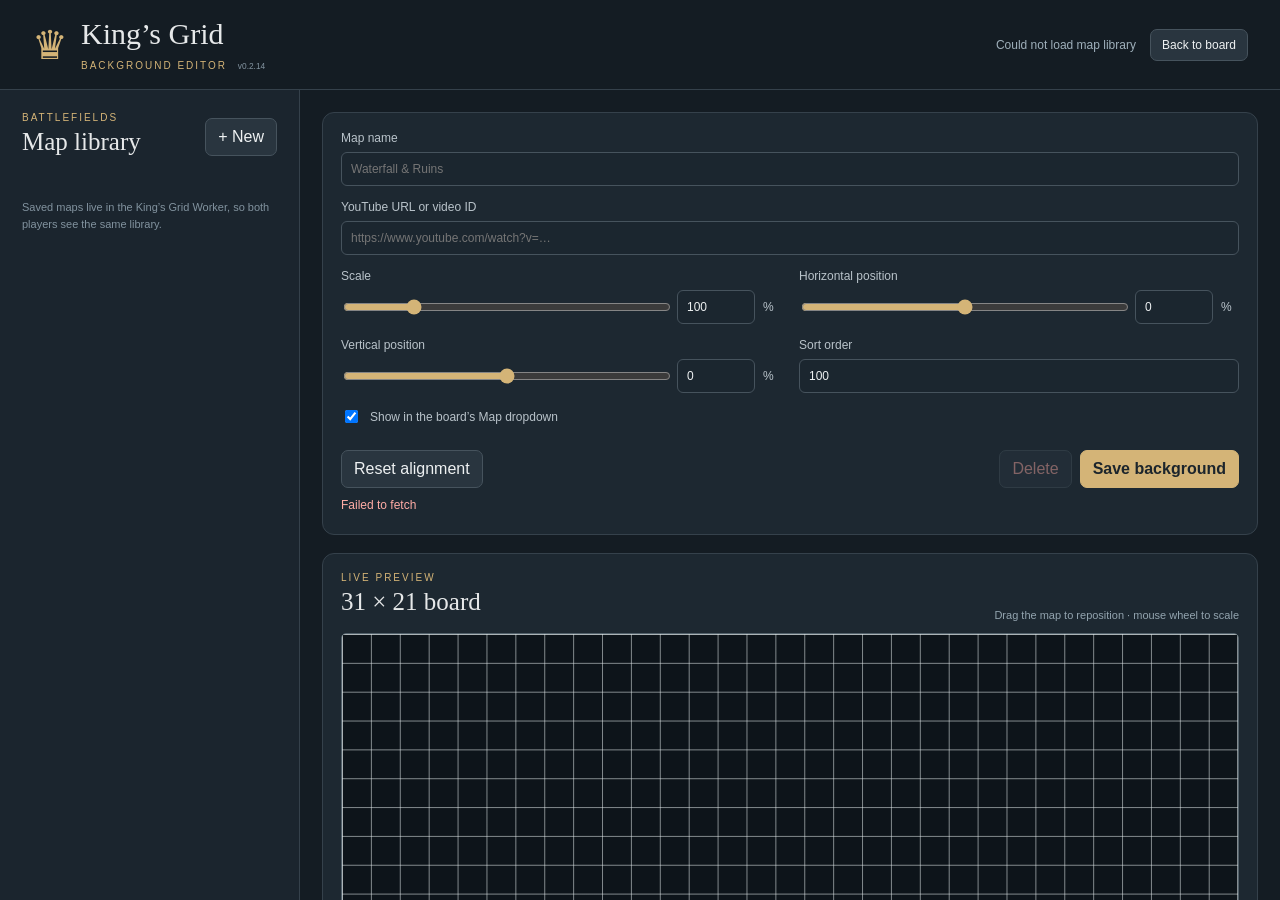
<file: background-editor.html>
<!doctype html>
<html lang="en">
<head>
<meta charset="utf-8">
<meta name="viewport" content="width=device-width,initial-scale=1">
<title>King’s Grid • Background Editor</title>
<link rel="stylesheet" href="background-editor.css">
</head>
<body>
<header>
  <div class="brand"><span class="crown">♛</span><div><h1>King’s Grid</h1><span class="eyebrow">BACKGROUND EDITOR <small>v0.2.14</small></span></div></div>
  <div class="header-actions"><span id="status">Connecting…</span><a id="backToBoard" href="./">Back to board</a></div>
</header>
<main>
  <aside class="library">
    <div class="library-head"><div><div class="eyebrow">BATTLEFIELDS</div><h2>Map library</h2></div><button id="newMap">+ New</button></div>
    <div id="mapList" class="map-list"></div>
    <p class="note">Saved maps live in the King’s Grid Worker, so both players see the same library.</p>
  </aside>

  <section class="editor">
    <div class="form-card">
      <div class="form-grid">
        <label class="wide">Map name<input id="mapName" maxlength="60" placeholder="Waterfall & Ruins"></label>
        <label class="wide">YouTube URL or video ID<input id="youtubeUrl" placeholder="https://www.youtube.com/watch?v=…"></label>
        <label>Scale
          <div class="paired"><input id="scale" type="range" min="50" max="300" step="1" value="100"><input id="scaleNumber" type="number" min="50" max="300" step="1" value="100"><span>%</span></div>
        </label>
        <label>Horizontal position
          <div class="paired"><input id="offsetX" type="range" min="-100" max="100" step="0.5" value="0"><input id="offsetXNumber" type="number" min="-100" max="100" step="0.5" value="0"><span>%</span></div>
        </label>
        <label>Vertical position
          <div class="paired"><input id="offsetY" type="range" min="-100" max="100" step="0.5" value="0"><input id="offsetYNumber" type="number" min="-100" max="100" step="0.5" value="0"><span>%</span></div>
        </label>
        <label>Sort order<input id="sortOrder" type="number" step="1" value="100"></label>
        <label class="check"><input id="enabled" type="checkbox" checked> Show in the board’s Map dropdown</label>
      </div>
      <div class="actions">
        <button id="resetPosition">Reset alignment</button>
        <span class="spacer"></span>
        <button id="deleteMap" class="danger">Delete</button>
        <button id="saveMap" class="primary">Save background</button>
      </div>
      <div id="message" role="status"></div>
    </div>

    <div class="preview-card">
      <div class="preview-head"><div><div class="eyebrow">LIVE PREVIEW</div><h2>31 × 21 board</h2></div><div class="tip">Drag the map to reposition · mouse wheel to scale</div></div>
      <div id="preview" class="preview">
        <div id="videoLayer" class="video-layer"></div>
        <div class="grid-overlay"></div>
        <div id="anchor" class="anchor" title="Background anchor"></div>
        <div id="dragSurface" class="drag-surface" aria-label="Drag background to reposition"></div>
      </div>
      <div class="preview-footer"><span>Grid and pieces stay fixed. Only the animated background moves.</span><span id="coordinates">Scale 100% · X 0% · Y 0%</span></div>
    </div>
  </section>
</main>
<script type="module" src="background-editor.js"></script>
</body>
</html>
</file>
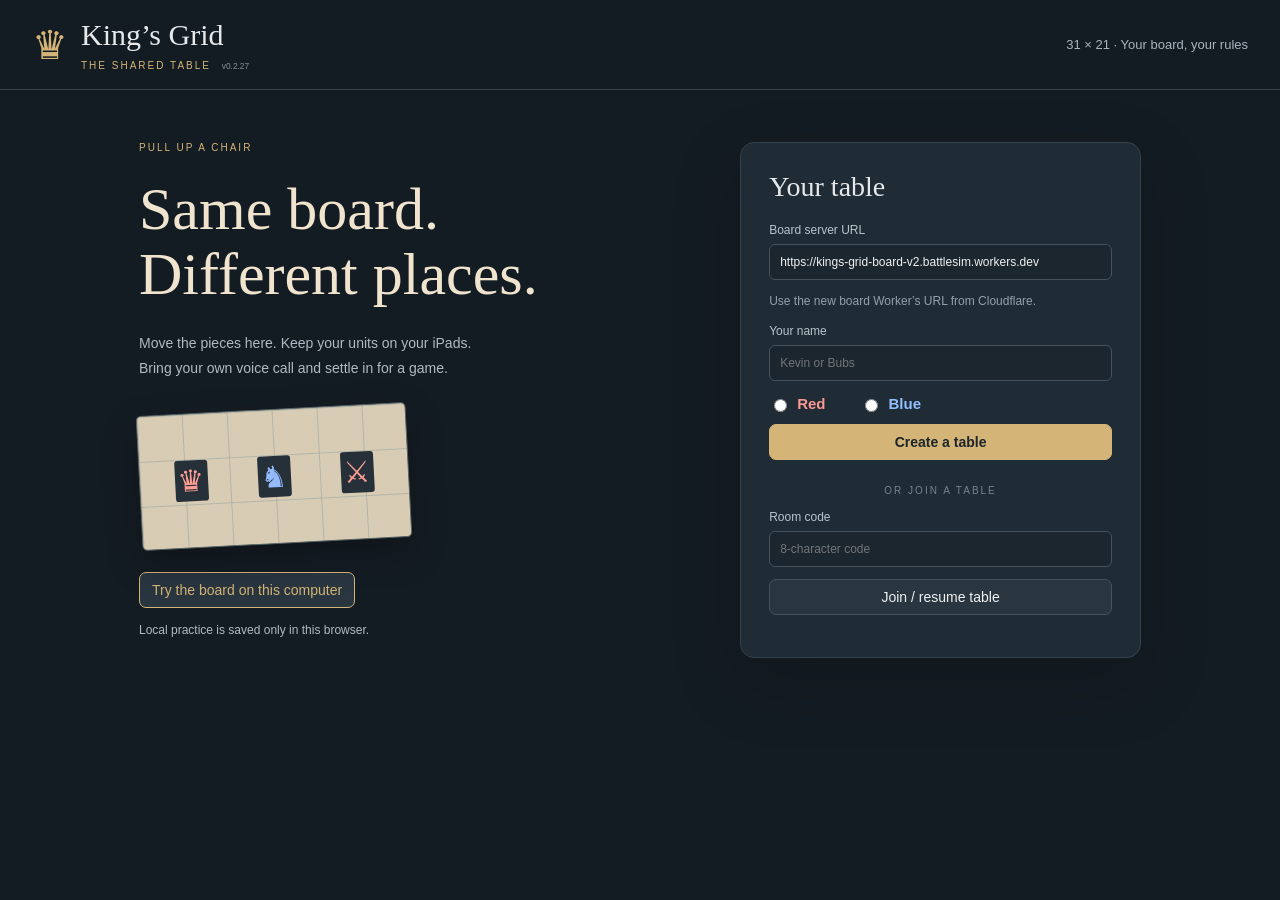
<file: index.template.html>
<!doctype html><html lang="en"><head><meta charset="utf-8"><meta name="viewport" content="width=device-width,initial-scale=1"><title>King’s Grid • Shared Table</title><link rel="stylesheet" href="style.css"></head><body>
<header><div class="brand"><span class="crown">♛</span><div><h1>King’s Grid</h1><span class="eyebrow">THE SHARED TABLE <small>v0.2.27</small></span></div></div><div id="roomInfo">31 × 21 · Your board, your rules</div></header>
<main id="welcome"><section class="intro"><div class="eyebrow">PULL UP A CHAIR</div><h2>Same board.<br>Different places.</h2><p>Move the pieces here. Keep your units on your iPads.<br>Bring your own voice call and settle in for a game.</p><div class="mini-grid"><span>♛</span><span>♞</span><span>⚔</span></div><button id="local" class="secondary">Try the board on this computer</button><p class="muted">Local practice is saved only in this browser.</p></section><section class="joincard"><h3>Your table</h3><label>Board server URL<input id="api" type="url" placeholder="https://kings-grid-board.…workers.dev" autocomplete="url"></label><p class="muted">Use the new board Worker’s URL from Cloudflare.</p><label>Your name<input id="name" maxlength="30" placeholder="Kevin or Bubs" autocomplete="given-name"></label><div class="choose"><label><input type="radio" name="team" value="red"> <b class="redtext">Red</b></label><label><input type="radio" name="team" value="blue"> <b class="bluetext">Blue</b></label></div><button id="create" class="primary">Create a table</button><div class="divider">OR JOIN A TABLE</div><label>Room code<input id="code" maxlength="8" placeholder="8-character code" autocapitalize="characters"></label><button id="join">Join / resume table</button><p id="setupError" role="alert"></p></section></main>
<main id="table" hidden><nav class="toolbar compact-toolbar"><span id="connection" role="status">Local practice</span><span id="setupActions" class="setup-actions"><span id="turnLabel"></span><button id="ready" class="primary">Ready</button><button id="pass" class="primary" hidden>Pass Turn</button></span><span class="spacer"></span><button id="fogToggle" title="Fog of War: each unit sees 2 tiles around it; walls block sight. Applies after both players are ready." aria-pressed="false">☁ Fog of War</button><button id="undo" title="Undo last board edit">↶ Undo</button><label class="map-control compact-map" title="Choose a shared animated battlefield"><select id="mapSelect" aria-label="Battle map"><option value="classic">Classic</option></select></label><details id="tableMenu" class="toolbar-menu"><summary>Table</summary><div class="menu-panel"><button id="invite">Copy invite</button><button id="resume">Private resume link</button><a id="backgroundEditor" class="menu-link" href="background-editor.html" target="_blank" rel="noopener">Edit backgrounds…</a><button id="export">Download board save</button><label class="filebutton menu-file">Load board save<input id="import" type="file" accept=".json,application/json" hidden></label><button id="localSwitch" hidden>Switch local player</button><button id="clear" class="danger">Return my pieces to tray</button><button id="reset" class="danger">Reset table for new setup</button><button id="update" title="Reload the latest version of the board">Update board</button><button id="leave" class="danger" hidden>Leave table</button></div></details></nav><div class="workspace"><aside><div class="tabbar"><button id="trayTab" class="active">Piece tray</button><button id="logTab">Activity</button></div><div id="tray"><p class="muted">Drag a numbered piece onto the board. Click placement also works.</p><div id="ownTeam" class="teamchoices"></div><input id="search" placeholder="Find a piece…" aria-label="Find a piece"><div id="catalog"></div><label class="orientation">Wall direction<select id="wallDirection"><option value="horizontal">Horizontal · 5 across</option><option value="vertical">Vertical · 5 down</option></select></label><h4 id="campsHeading">Camps</h4><div id="camps" class="camp-grid"></div><button id="addReserve">Add chosen piece to reserve</button><h4>Reserve <span id="reserveCount"></span></h4><div id="reserves"></div></div><div id="log" hidden></div></aside><div id="stage" class="stage"><section class="boardsection"><div id="hint" role="status">Choose a piece from the tray to begin.</div><div id="viewport"><div id="board" role="grid" aria-label="King’s Grid 31 columns by 21 rows"><div id="mapLayer" class="map-layer" aria-hidden="true"></div><div id="fogLayer" class="fog-layer" aria-hidden="true"></div></div></div><div class="boardfooter"><span id="counts">0 pieces</span><span>Drag to move · Wheel to zoom · Middle-drag to pan · Shift-click to ping · Esc cancels tool</span></div><div id="selection" hidden><div><strong id="selectedName"></strong><span id="selectedCoord"></span></div><div class="editrow"><label>Label<input id="label" maxlength="40"></label><label>Status<select id="pieceStatus"><option value="normal">Normal</option><option value="defeated">Defeated</option><option value="captured">Captured</option><option value="distracted">Distracted ♪</option></select></label><button id="savePiece">Apply</button><button id="rotate">Rotate</button><button id="reservePiece">To reserve</button><button id="remove" class="danger">Remove</button><button id="cancel">Deselect</button></div><div id="stack"></div></div></section><nav class="kg-rail" aria-label="Board tools"><button id="railPing" class="kg-tool" title="Ping a tile (one click) · Shift-click also pings" aria-label="Ping" aria-pressed="false"><svg viewBox="0 0 24 24" aria-hidden="true"><circle cx="12" cy="12" r="8"/><circle cx="12" cy="12" r="2.5" class="fill"/></svg></button><button id="railRuler" class="kg-tool" title="Ruler" aria-label="Ruler" aria-pressed="false"><svg viewBox="0 0 24 24" aria-hidden="true"><rect x="2.5" y="8" width="19" height="8" rx="1.5"/><path d="M6 8v3M9.5 8v4.5M13 8v3M16.5 8v4.5"/></svg></button><button id="railPaint" class="kg-tool" title="Paint / erase tiles" aria-label="Paint" aria-pressed="false"><svg viewBox="0 0 24 24" aria-hidden="true"><path d="M14.5 4.5l5 5-8 8-5-5z"/><path d="M6.5 12.5l-2 2c-1 1-1 4-1 6 2 0 5 0 6-1l2-2"/></svg></button><span class="kg-rail-sep"></span><button id="railFit" class="kg-tool" title="Fit board to window" aria-label="Fit board"><svg viewBox="0 0 24 24" aria-hidden="true"><path d="M4 9V4h5M15 4h5v5M20 15v5h-5M9 20H4v-5"/></svg></button><button id="railFlip" class="kg-tool" title="Flip view" aria-label="Flip view" aria-pressed="false"><svg viewBox="0 0 24 24" aria-hidden="true"><path d="M4 8h14l-3-3M20 16H6l3 3"/></svg></button><button id="railMore" class="kg-tool" title="More view options" aria-label="More view options"><svg viewBox="0 0 24 24" aria-hidden="true"><circle cx="5.5" cy="12" r="1.6" class="fill"/><circle cx="12" cy="12" r="1.6" class="fill"/><circle cx="18.5" cy="12" r="1.6" class="fill"/></svg></button></nav><div id="rulerPop" class="kg-popover" role="dialog" aria-label="Ruler settings" hidden><div class="kg-pop-head"><strong>Ruler</strong><button id="closeRulerPop" title="Turn off ruler" aria-label="Turn off ruler">×</button></div><label>Radius<input id="rulerRadius" type="number" min="1" max="30" value="5"></label><label>Colour<input id="rulerColor" type="color" value="#f1c75b"></label><label>Show to<select id="rulerScope"><option value="private">Only me</option><option value="public">Both players</option></select></label></div><div id="paintPop" class="kg-popover" role="dialog" aria-label="Paint settings" hidden><div class="kg-pop-head"><strong id="paintPopTitle">Paint</strong><button id="closePaintPop" title="Turn off paint" aria-label="Turn off paint">×</button></div><div class="kg-seg"><button id="paintModePaint" class="active">Paint</button><button id="paintModeErase">Erase</button></div><label>Colour<input id="paintColor" type="color" value="#ffd54f"></label><label>Opacity<span class="kg-slider"><input id="paintOpacity" type="range" min="10" max="100" step="5" value="60"><output id="paintOpacityLabel" for="paintOpacity">60%</output></span></label><div class="kg-pair"><button id="clearMine">Clear mine</button><button id="clearAll" class="danger">Clear all</button></div></div><div id="morePop" class="kg-popover" role="dialog" aria-label="View options" hidden><div class="kg-pop-head"><strong>View</strong><button id="closeMorePop" title="Close" aria-label="Close">×</button></div><div class="kg-zoom"><button id="minus" aria-label="Zoom out">−</button><output id="zoomLabel">Fit</output><button id="plus" aria-label="Zoom in">+</button></div><button id="fullscreen" class="kg-wide" hidden>Board fullscreen</button></div></div></div></main><div id="toast" role="alert" hidden></div><script type="module" src="app.js"></script></body></html>
</file>
<file: background-editor.css>
:root{font-family:Inter,Segoe UI,Arial,sans-serif;color:#e6e8e9;background:#141c23;--gold:#d4b477;--line:#35414b}*{box-sizing:border-box}body{margin:0;background:#141c23;color:#e6e8e9}button,input{font:inherit}button,a{border:1px solid #46535d;border-radius:7px;background:#29353f;color:#eef1f2;padding:9px 12px;cursor:pointer;text-decoration:none}button:hover,a:hover{background:#3a4a56}button.primary{background:var(--gold);border-color:var(--gold);color:#1c252c;font-weight:800}button.danger{color:#ffaca5}button:disabled{opacity:.45;cursor:not-allowed}input{width:100%;border:1px solid #46535d;border-radius:6px;background:#1b262f;color:#eef1f2;padding:9px;min-width:0}input:focus,button:focus-visible,a:focus-visible{outline:2px solid var(--gold);outline-offset:2px}header{height:90px;display:flex;align-items:center;padding:18px 32px;border-bottom:1px solid var(--line);gap:25px}.brand{display:flex;align-items:center;gap:13px}.crown{color:var(--gold);font-size:40px}h1{font:30px Georgia,serif;margin:0 0 4px}.eyebrow{font-size:10px;letter-spacing:2px;color:var(--gold)}small{letter-spacing:0;color:#8394a0;margin-left:6px}.header-actions{margin-left:auto;display:flex;align-items:center;gap:14px;color:#9fb0bb;font-size:12px}.header-actions a{padding:8px 11px}main{display:grid;grid-template-columns:300px minmax(0,1fr);height:calc(100vh - 90px)}.library{border-right:1px solid var(--line);padding:22px;background:#1b252e;overflow:auto}.library-head{display:flex;align-items:center;justify-content:space-between;gap:12px}.library h2,.preview-head h2{font:25px Georgia,serif;margin:5px 0}.map-list{display:grid;gap:7px;margin-top:18px}.map-item{width:100%;text-align:left;padding:11px 12px}.map-item strong{display:block;font-size:13px}.map-item span{display:block;color:#8fa0ac;font-size:10px;margin-top:3px}.map-item.active{border-color:var(--gold);box-shadow:inset 0 0 0 1px var(--gold)}.map-item.disabled-map{opacity:.58}.note{color:#82939f;font-size:11px;line-height:1.55;margin-top:20px}.editor{padding:22px;overflow:auto;display:grid;gap:18px;align-content:start}.form-card,.preview-card{background:#1d2831;border:1px solid var(--line);border-radius:12px;padding:18px}.form-grid{display:grid;grid-template-columns:repeat(2,minmax(0,1fr));gap:14px 18px}.form-grid label{display:grid;gap:7px;color:#b9c3ca;font-size:12px}.form-grid .wide{grid-column:1/-1}.paired{display:grid;grid-template-columns:minmax(120px,1fr) 78px 18px;align-items:center;gap:8px}.paired input[type=range]{padding:0;accent-color:var(--gold)}.check{display:flex!important;align-items:center;gap:9px!important;align-self:end;padding-bottom:8px}.check input{width:auto}.actions{display:flex;align-items:center;gap:8px;margin-top:16px}.spacer{flex:1}#message{min-height:18px;margin-top:10px;color:#9fd6b5;font-size:12px}.preview-head{display:flex;align-items:end;justify-content:space-between;gap:20px;margin-bottom:12px}.tip{color:#93a4af;font-size:11px}.preview{position:relative;width:min(100%,1100px);aspect-ratio:31/21;margin:auto;background:#0d141a;overflow:hidden;border:1px solid #52616b;border-radius:5px;touch-action:none;user-select:none}.video-layer{position:absolute;inset:0;overflow:hidden}.video-layer iframe{position:absolute;left:50%;top:50%;width:147%;height:122%;transform:translate(-50%,-50%);border:0;pointer-events:none}.grid-overlay{position:absolute;inset:0;pointer-events:none;background-image:linear-gradient(to right,rgba(225,233,234,.55) 1px,transparent 1px),linear-gradient(to bottom,rgba(225,233,234,.55) 1px,transparent 1px);background-size:calc(100% / 31) calc(100% / 21);box-shadow:inset 0 0 0 1px rgba(225,233,234,.45)}.anchor{position:absolute;left:50%;top:50%;width:14px;height:14px;border:2px solid var(--gold);border-radius:50%;transform:translate(-50%,-50%);pointer-events:none;z-index:3;box-shadow:0 0 0 2px #0008}.anchor:before,.anchor:after{content:"";position:absolute;background:var(--gold);left:50%;top:50%;transform:translate(-50%,-50%)}.anchor:before{width:24px;height:1px}.anchor:after{width:1px;height:24px}.drag-surface{position:absolute;inset:0;z-index:4;cursor:grab}.drag-surface.dragging{cursor:grabbing}.preview-footer{display:flex;justify-content:space-between;gap:20px;color:#8fa0ac;font-size:10px;margin-top:10px}@media(max-width:900px){main{grid-template-columns:230px 1fr}.form-grid{grid-template-columns:1fr}.form-grid .wide{grid-column:auto}.preview-head{align-items:start;flex-direction:column}}@media(max-width:650px){header{padding:12px 16px}.header-actions #status{display:none}main{display:block;height:auto}.library{border-right:0;border-bottom:1px solid var(--line)}.editor{padding:12px}.preview-footer{flex-direction:column}.paired{grid-template-columns:1fr 70px 18px}}
</file>
<file: style.css>
:root{font-family:Inter,Segoe UI,Arial,sans-serif;color:#e6e8e9;background:#141c23;font-size:14px;--gold:#d4b477;--line:#35414b;--cell:30px}*{box-sizing:border-box}body{margin:0}button,input,select{font:inherit}button,.filebutton{border:1px solid #46535d;border-radius:7px;background:#29353f;color:#eef1f2;padding:9px 12px;cursor:pointer;transition:background .15s}button:hover,.filebutton:hover{background:#3a4a56}button:disabled{opacity:.45;cursor:not-allowed}button.active{border-color:var(--gold);box-shadow:inset 0 0 0 1px var(--gold)}button.primary{background:var(--gold);border-color:var(--gold);color:#1c252c;font-weight:700}button.secondary{border-color:var(--gold);color:var(--gold)}input,select{width:100%;border:1px solid #46535d;border-radius:6px;background:#1b262f;color:#eef1f2;padding:10px;min-width:0}label{display:grid;gap:7px;color:#b9c3ca;font-size:12px}input:focus,select:focus,button:focus-visible{outline:2px solid var(--gold);outline-offset:2px}header{height:90px;display:flex;align-items:center;padding:18px 32px;border-bottom:1px solid var(--line);gap:25px}.brand{display:flex;align-items:center;gap:13px}.crown{color:var(--gold);font-size:40px}h1{font:30px Georgia,serif;margin:0 0 4px}.eyebrow{font-size:10px;letter-spacing:2px;color:var(--gold)}small{letter-spacing:0;color:#8394a0;margin-left:6px}#roomInfo{margin-left:auto;color:#a8b5bf;font-size:13px}h2{font:60px/1.08 Georgia,serif;margin:24px 0;color:#f0e4ce}h3{font:28px Georgia,serif;margin:0 0 20px}h4{font-size:12px;text-transform:uppercase;letter-spacing:1px;color:#a6b4bf}.muted{font-size:12px;color:#91a1ad;line-height:1.5}#welcome{display:grid;grid-template-columns:1.3fr 1fr;max-width:1050px;margin:52px auto;gap:80px;padding:0 24px}.intro>p{line-height:1.8;color:#aebac4}.joincard{background:#202c35;padding:28px;border:1px solid var(--line);border-radius:14px;box-shadow:0 24px 70px #0003}.joincard>button{width:100%;margin-top:12px}.joincard label{margin-top:14px}.choose{display:flex;gap:35px}.choose label{display:flex;align-items:center;font-size:15px}.choose input{width:auto}.redtext{color:#fa9992!important}.bluetext{color:#91bfff!important}.divider{color:#718490;letter-spacing:2px;font-size:10px;text-align:center;margin:25px 0 12px}.mini-grid{margin:28px 0;width:270px;height:135px;border:1px solid #586567;background-color:#d9ccb4;background-image:linear-gradient(#8f9f9e80 1px,transparent 1px),linear-gradient(90deg,#8f9f9e80 1px,transparent 1px);background-size:45px 45px;display:flex;gap:50px;align-items:center;justify-content:center;transform:rotate(-3deg);border-radius:5px;box-shadow:0 14px 35px #0004}.mini-grid span{background:#263039;color:#ff9c94;font:30px Georgia;padding:3px;border-radius:3px}.mini-grid span:nth-child(2){color:#94bbff}#setupError{color:#ffb8a8;line-height:1.4}.toolbar{display:flex;align-items:center;gap:8px;padding:12px 20px;border-bottom:1px solid var(--line);flex-wrap:wrap}.toolbar button{font-size:12px}.spacer{flex:1}#connection{font-size:12px;color:#a4dfbd;margin-right:8px}#connection.offline{color:#ffd18d}.workspace{display:grid;grid-template-columns:240px minmax(0,1fr);height:calc(100vh - 154px)}aside{padding:15px;border-right:1px solid var(--line);overflow-y:auto;background:#1b252e}.tabbar{display:flex;gap:6px}.tabbar button{flex:1;font-size:12px}.teamchoices{display:flex;gap:4px;margin:10px 0}.teamchoices button{flex:1;padding:8px 3px;font-size:12px}#search{margin-bottom:12px}#catalog{display:grid;grid-template-columns:1fr 1fr;gap:6px}.catalog-piece{display:flex;align-items:center;gap:7px;text-align:left;font-size:11px;padding:8px 5px;min-height:40px}.catalog-piece .icon{font-size:19px;min-width:23px;text-align:center}#sizeFields{display:flex;gap:10px;margin:14px 0}#sizeFields label{flex:1}#addReserve{width:100%;font-size:11px}#reserves{display:flex;flex-wrap:wrap;gap:5px}#reserves button{font-size:11px;padding:7px}.tools{margin-top:25px;border-top:1px solid var(--line);padding-top:15px}.tools summary{cursor:pointer;color:#c5cdd3;font-size:12px}.tools button,.filebutton{display:block;width:100%;text-align:center;font-size:12px;margin-top:10px}.danger{color:#ffaca5}#log p{font-size:12px;line-height:1.5;border-bottom:1px solid var(--line);padding:10px 0}#log time{display:block;font-size:10px;color:#82939f}.boardsection{display:flex;flex-direction:column;min-width:0;min-height:0;padding:0 20px 12px}#hint{padding:12px 0;color:#c8d2d8;font-size:12px;min-height:39px}#viewport{flex:1;min-height:180px;overflow:auto;position:relative;background:#10181f;border:1px solid #394650;border-radius:9px;padding:14px}#board{position:relative;width:calc(var(--cell)*32);height:calc(var(--cell)*22);margin:auto;user-select:none}.cell{position:absolute;border-radius:0;border:0;border-right:1px solid #87959780;border-bottom:1px solid #87959780;background:#e0d6bf;padding:0;color:#33424b;font-size:10px;width:var(--cell);height:var(--cell)}.cell:hover{background:#efdfa9}.cell.alt{background:#dbd0b9}.cell.alt:hover{background:#efdfa9}.axis{position:absolute;display:grid;place-items:center;color:#90a1ad;font-size:10px;width:var(--cell);height:var(--cell)}.piece{position:absolute;pointer-events:none;border-radius:4px;border:2px solid #e8857e;background:#593437;color:#ffd7d0;display:flex;flex-direction:column;align-items:center;justify-content:center;overflow:hidden;box-shadow:0 2px 3px #0005;z-index:2}.piece.blue{border-color:#76a8e6;background:#273f59;color:#d2e6ff}.piece.neutral{border-color:#ae9a78;background:#554e40;color:#f2e5c6}.piece.selected{outline:3px solid #ffe19d;outline-offset:1px;z-index:5}.piece.defeated{filter:grayscale(.9);opacity:.7}.piece.captured{border-style:dashed}.piece .glyph{font-size:calc(var(--cell)*.49);line-height:1}.piece .tiny{font-size:clamp(6px,calc(var(--cell)*.2),12px);line-height:1.2;max-width:95%;white-space:nowrap;overflow:hidden;text-overflow:ellipsis}.piece .statusMark{position:absolute;right:1px;top:0;font-size:10px;color:white}.stackbadge{position:absolute;right:1px;bottom:1px;font-size:9px;background:#e2bd70;color:#17242d;border-radius:3px;padding:0 2px}.boardfooter{display:flex;justify-content:space-between;gap:15px;padding:10px 0;font-size:10px;color:#93a5b2}#selection{background:#24313c;border:1px solid #50606b;border-radius:9px;padding:12px}#selectedCoord{color:#9faeb8;margin-left:15px;font-size:12px}.editrow{display:flex;align-items:end;gap:7px;flex-wrap:wrap;margin-top:10px}.editrow label:first-child{flex:1;min-width:90px}.editrow label{max-width:170px}.editrow button,.editrow input,.editrow select{padding:7px;font-size:12px}#stack{display:flex;gap:6px;flex-wrap:wrap;margin-top:8px}#stack button{font-size:11px;padding:5px}#toast{position:fixed;bottom:25px;left:50%;transform:translateX(-50%);max-width:650px;padding:14px 20px;border:1px solid var(--gold);background:#283640;border-radius:8px;box-shadow:0 10px 50px #0007;z-index:30;color:#fff}[hidden]{display:none!important}@media(max-width:850px){header{padding:12px 18px}h1{font-size:24px}#welcome{gap:24px;margin:25px auto}h2{font-size:42px}.workspace{grid-template-columns:190px 1fr}.boardsection{padding:0 8px 10px}aside{padding:10px}.toolbar{padding:8px}#roomInfo{font-size:10px}#resume{display:none}}@media(max-width:600px){#welcome{grid-template-columns:1fr}.intro h2{font-size:38px}.mini-grid{display:none}.workspace{height:auto;grid-template-columns:150px minmax(0,1fr)}#catalog{grid-template-columns:1fr}#viewport{height:65vh;flex:none}.boardfooter span:last-child{display:none}header{height:80px}.eyebrow{letter-spacing:1px}#roomInfo{max-width:100px}}
#catalog{display:flex;flex-direction:column;gap:12px}.catalog-row>span{font-size:11px;color:#bfcbd4;display:block;margin-bottom:5px}.token-row{display:flex;gap:7px}.tray-token{width:54px;height:54px;padding:2px;border-radius:5px;cursor:grab;position:relative}.tray-token.used{opacity:.45}.tray-token.used:after{content:'✓';position:absolute;bottom:0;right:1px;color:white;background:#233b31}.token-art{display:block;width:100%;height:100%;object-fit:contain;pointer-events:none}.piece{pointer-events:auto;cursor:grab;padding:0}.piece .token-art{object-fit:contain}.piece .placeholder{font-size:calc(var(--cell)*.4);line-height:1}.piece.cannon-object{border:2px solid #dabc78;background:repeating-linear-gradient(45deg,#493c2e,#493c2e 4px,#5b4934 4px,#5b4934 8px);color:#fff1bf}.piece.cannon-object .placeholder{font-size:calc(var(--cell)*.21);font-weight:900}.tray-token .placeholder{font-size:13px}.orientation{margin:15px 0}.board-ping{pointer-events:none;position:absolute;width:10px;height:10px;border:3px solid #ff8d87;border-radius:50%;z-index:20;transform:translate(-50%,-50%);animation:ripple 1.4s ease-out forwards;box-shadow:0 0 0 2px #fff7}.board-ping.blue{border-color:#76b9ff}.drag-preview{position:absolute;pointer-events:none;border:2px dashed #ffb0aa;background:#f7877733;z-index:15;font-size:9px;color:white;display:grid;place-items:center}.drag-preview.blue{border-color:#83bcff;background:#83bcff33}@keyframes ripple{0%{width:10px;height:10px;opacity:1}100%{width:110px;height:110px;opacity:0}}#turnLabel{font-size:12px;color:#e7c78c}.toolbar{min-height:65px}.workspace{height:calc(100vh - 170px)}@media(prefers-reduced-motion:reduce){.board-ping{animation:none;width:40px;height:40px}}

.piece.fixed-base{border:2px solid rgba(255,255,255,.85);color:#fff;background:#bd514d;cursor:default}.piece.fixed-base.blue{background:#4c82bd}.piece.fixed-giving{border:2px solid rgba(255,255,255,.85);background:#3b9b5e;color:#fff;cursor:default}.fixed-label{font-weight:900;font-size:calc(var(--cell)*.42);line-height:1;text-shadow:0 1px 2px #0008}
.ruler-controls{display:flex;align-items:center;gap:7px}.ruler-controls label{display:flex;align-items:center;gap:4px;color:#b9c3ca;font-size:11px}.ruler-controls input,.ruler-controls select{width:64px;padding:6px;font-size:11px}.ruler-controls select{width:94px}.ruler-cell{position:absolute;z-index:1;pointer-events:none;background:#f1c75b38;border:1px solid #f1c75b99;box-shadow:inset 0 0 0 1px #fff2}

#viewport.panning,#viewport.panning *{cursor:grabbing!important}#viewport:fullscreen{width:100vw;height:100vh;max-height:none;border:0;border-radius:0;flex:none;padding:14px;overflow:auto;background:#10181f}
.wall-health .placeholder,.wall-health .tiny{display:none}
.wall-hp-label{position:relative;z-index:1;font:bold calc(var(--cell)*.40) system-ui;color:white;text-shadow:0 1px 2px #000;white-space:nowrap}
.wall-vertical .wall-hp-label{writing-mode:vertical-rl}
.wall-hp-track{position:absolute;background:#101b22;border-radius:3px;overflow:hidden;pointer-events:none}
.wall-horizontal .wall-hp-track{left:3px;right:3px;bottom:2px;height:4px}
.wall-vertical .wall-hp-track{top:3px;bottom:3px;left:2px;width:4px}
.wall-hp-track>span{display:block;background:#78d997;width:100%;height:100%}
.wall-zero{outline:2px dashed #f17d73}
.wall-hp-editor{position:absolute;z-index:40;width:200px;padding:8px;background:#172b36;color:#fff;border:1px solid #8ba8b6;border-radius:7px;box-shadow:0 3px 12px #0008;font:12px system-ui}
.wall-hp-editor strong{display:block;overflow:hidden;text-overflow:ellipsis;white-space:nowrap;margin-bottom:5px}
.wall-hp-editor>div{display:flex;gap:6px;align-items:center}
.wall-hp-editor input{width:112px;min-width:0;padding:0;accent-color:#78d997}
.wall-hp-editor button{width:28px;height:28px;padding:0;font-size:20px}

/* v0.2.11 animated battlefield underlay */
.map-control{display:flex;grid-template-columns:auto auto;align-items:center;gap:6px;color:#9eacb7;font-size:11px;margin-left:2px}
.map-control select{width:auto;max-width:170px;padding:7px 28px 7px 9px;font-size:12px;background:#1f2b34}
#board{isolation:isolate}
.map-layer{position:absolute;left:var(--cell);top:var(--cell);width:calc(var(--cell)*31);height:calc(var(--cell)*21);overflow:hidden;z-index:0;background:#0d141a;pointer-events:none;display:none}
.map-layer.active{display:block}
.map-layer iframe{position:absolute;left:50%;top:50%;width:147%;height:122%;transform:translate(-50%,-50%);border:0;pointer-events:none}
#board.has-map .cell{background:rgba(224,214,191,.08);border-right-color:rgba(224,231,230,.58);border-bottom-color:rgba(224,231,230,.58);text-shadow:0 1px 2px #000}
#board.has-map .cell.alt{background:rgba(16,24,31,.07)}
#board.has-map .cell:hover,#board.has-map .cell.alt:hover{background:rgba(239,223,169,.28)}
#board.has-map .axis{color:#c8d2d8;text-shadow:0 1px 2px #000}
#board.has-map .ruler-cell{background:rgba(255,226,150,.28)}
@media(max-width:850px){.map-control span{display:none}.map-control select{max-width:135px}}

/* v0.2.13 central background library */
.toolbar-link{display:inline-grid;place-items:center;width:34px;height:34px;border:1px solid #46535d;border-radius:7px;background:#29353f;color:#eef1f2;text-decoration:none;font-size:15px}.toolbar-link:hover{background:#3a4a56}.map-control select{min-width:132px}

.paint-controls{display:flex;align-items:center;gap:7px}.paint-controls label{display:flex;align-items:center;gap:4px;color:#b9c3ca;font-size:11px}.paint-controls input[type=color],.ruler-controls input[type=color]{width:34px;height:30px;padding:2px;min-width:34px}.paint-controls select{width:104px;padding:6px;font-size:11px}.paint-cell{position:absolute;z-index:1;pointer-events:none;box-shadow:inset 0 0 0 1px #ffffff24}.ruler-cell{z-index:2}.piece{z-index:3}.piece.distracted .statusMark{color:#ffe27a;font-size:15px;text-shadow:0 1px 2px #000}.piece.distracted{box-shadow:0 0 0 2px #ffe27a99,0 2px 3px #0005}

/* v0.2.19 compact, personalisable in-game toolbar */
.compact-toolbar{
  min-height:46px;
  padding:7px 14px;
  gap:6px;
  flex-wrap:nowrap;
  position:relative;
  z-index:60;
  background:#18232b;
}
.compact-toolbar #connection{white-space:nowrap;margin-right:4px}
.setup-actions{display:flex;align-items:center;gap:6px;white-space:nowrap}
.setup-actions button{padding:6px 9px}
.compact-toolbar>button,.compact-toolbar summary,.pinned-action{
  min-height:32px;
  padding:6px 9px;
  border-radius:6px;
  white-space:nowrap;
}
.compact-map{margin:0;display:block}
.compact-map select{min-width:118px;max-width:160px;height:32px;padding:5px 27px 5px 8px;border-radius:6px}
.toolbar-menu{position:relative}
.toolbar-menu>summary{
  list-style:none;
  display:grid;
  place-items:center;
  border:1px solid #46535d;
  background:#29353f;
  color:#eef1f2;
  cursor:pointer;
  user-select:none;
}
.toolbar-menu>summary::-webkit-details-marker{display:none}
.toolbar-menu>summary:after{content:'▾';font-size:9px;margin-left:5px;color:#9fb0bb}
.toolbar-menu[open]>summary,.toolbar-menu>summary:hover{background:#3a4a56}
.menu-panel{
  position:absolute;
  right:0;
  top:calc(100% + 7px);
  width:max-content;
  min-width:178px;
  max-width:min(320px,calc(100vw - 24px));
  padding:7px;
  border:1px solid #46535d;
  border-radius:8px;
  background:#202c35;
  box-shadow:0 12px 34px #0009;
  display:grid;
  gap:5px;
  z-index:100;
}
.menu-panel button,.menu-panel .filebutton,.menu-panel .menu-link{
  width:100%;
  min-height:32px;
  margin:0;
  padding:7px 9px;
  text-align:left;
  font-size:12px;
  border-radius:6px;
}
.menu-link{
  display:block;
  border:1px solid #46535d;
  background:#29353f;
  color:#eef1f2;
  text-decoration:none;
  cursor:pointer;
}
.menu-link:hover{background:#3a4a56}
.menu-file{display:block}

/* The toolbar now owns less vertical space; preserve the board area. */
.workspace{height:calc(100vh - 136px)}

@media(max-width:900px){
  .compact-toolbar{overflow-x:auto;overflow-y:visible;scrollbar-width:thin}
  .compact-toolbar .spacer{min-width:4px}
  .compact-map select{min-width:108px;max-width:130px}
  .menu-panel{position:fixed;right:10px;top:136px}
}
@media(max-width:600px){
  .compact-toolbar{padding:6px 8px;gap:4px}
  .compact-toolbar #connection{font-size:11px}
  .compact-toolbar>button,.compact-toolbar summary,.pinned-action{padding:5px 7px}
  .compact-map select{min-width:100px;max-width:112px}
  .setup-actions #turnLabel{display:none}
  .workspace{height:auto}
}

/* v0.2.22 board stage: board in the middle, compact tool rail on the right, tool popovers float over the board */
.stage{position:relative;display:flex;min-width:0;min-height:0}
.stage>.boardsection{flex:1;min-width:0}
.stage:fullscreen{width:100vw;height:100vh;background:#141c23}
.kg-rail{flex:none;width:44px;display:flex;flex-direction:column;align-items:center;gap:4px;padding:8px 0;border-left:1px solid var(--line);background:#17212a}
.kg-tool{width:32px;height:32px;padding:0;display:grid;place-items:center;border-radius:6px;background:#22303a;color:#c9d3da}
.kg-tool svg{width:18px;height:18px;fill:none;stroke:currentColor;stroke-width:1.7;stroke-linecap:round;stroke-linejoin:round;pointer-events:none}
.kg-tool svg .fill{fill:currentColor;stroke:none}
.kg-tool.active{border-color:var(--gold);color:var(--gold);background:#2c3942;box-shadow:inset 0 0 0 1px var(--gold)}
.kg-rail-sep{width:22px;border-top:1px solid #3a4853;margin:3px 0}
.kg-popover{position:absolute;right:50px;top:8px;width:224px;padding:10px;display:grid;gap:9px;background:#202c35;border:1px solid #52616c;border-radius:9px;box-shadow:0 14px 40px #0009;z-index:40}
.kg-pop-head{display:flex;align-items:center;justify-content:space-between}
.kg-pop-head strong{font-size:11px;letter-spacing:.7px;text-transform:uppercase;color:var(--gold)}
.kg-pop-head button{width:26px;height:26px;padding:0;font-size:16px;line-height:1}
.kg-popover label{display:grid;grid-template-columns:58px minmax(0,1fr);align-items:center;gap:8px;font-size:11px}
.kg-popover input,.kg-popover select{padding:6px;font-size:12px}
.kg-popover input[type=color]{width:44px;height:28px;padding:2px}
.kg-popover button{padding:6px 8px;font-size:12px}
.kg-slider{display:grid;grid-template-columns:minmax(0,1fr) 38px;align-items:center;gap:6px}
.kg-slider input{padding:0;accent-color:var(--gold)}
.kg-slider output{text-align:right;color:#d5dde2;font-size:11px;font-variant-numeric:tabular-nums}
.kg-seg,.kg-pair{display:grid;grid-template-columns:1fr 1fr;gap:6px}
.kg-zoom{display:grid;grid-template-columns:36px 1fr 36px;align-items:center;gap:6px}
.kg-zoom output{text-align:center;color:#d5dde2;font-size:12px}
.kg-wide{width:100%}
/* In Paint/Erase, strokes pass through pieces and touch input paints instead of scrolling. */
#board[data-tool=paint] .piece,#board[data-tool=erase] .piece{pointer-events:none}
#board[data-tool=paint],#board[data-tool=erase]{touch-action:none}
#board[data-tool=paint] .cell,#board[data-tool=erase] .cell,#board[data-tool=ruler] .cell,#board[data-tool=ping] .cell{cursor:crosshair}
@media(max-width:600px){.kg-rail{width:40px}.kg-popover{right:46px;width:206px}}

/* v0.2.23 Table menu sits on one line at the same height as Undo and the map selector */
.compact-toolbar>button,.compact-toolbar .toolbar-menu>summary,.compact-map select{height:32px;min-height:32px}
.toolbar-menu>summary{display:inline-flex;align-items:center;gap:5px;font-size:12px}
.toolbar-menu>summary:after{margin-left:0}
/* Distracted: the unit is shown upside down with a large music note over its centre */
.piece.distracted .token-art,.piece.distracted .placeholder{transform:scaleY(-1)}
.piece.distracted .statusMark{inset:0;display:grid;place-items:center;font-size:calc(var(--cell)*.62);line-height:1;color:#ffe27a;text-shadow:0 0 3px #000,0 1px 2px #000;pointer-events:none}

/* v0.2.24 camps: full-tile markers under units; the team-coloured rim stays visible around a unit standing on one */
.piece.camp,.piece.camp.selected{z-index:1;border-radius:3px;border-width:3px;background:#0b5d14}
.piece.camp .token-art{object-fit:cover}
.camp-grid{display:grid;grid-template-columns:repeat(3,minmax(0,1fr));gap:8px 6px}
.camp-choice{display:grid;justify-items:center;gap:3px;min-width:0}
.camp-choice span{font-size:10px;color:#bfcbd4;text-align:center;line-height:1.2;max-width:100%;overflow:hidden;text-overflow:ellipsis;white-space:nowrap}
@media(max-width:600px){.camp-grid{grid-template-columns:repeat(2,minmax(0,1fr))}}

/* v0.2.27 Fog of War: black over every tile this player's units can't see, with thin white grid lines
   so you can still count tiles. It sits above the map, paint and camps but below rulers and units. */
.fog-layer{position:absolute;left:var(--cell);top:var(--cell);width:calc(var(--cell)*31);height:calc(var(--cell)*21);z-index:2;pointer-events:none;display:none;background-color:#05080a;background-image:linear-gradient(to right,transparent calc(var(--cell) - 1px),rgba(255,255,255,.42) calc(var(--cell) - 1px)),linear-gradient(to bottom,transparent calc(var(--cell) - 1px),rgba(255,255,255,.42) calc(var(--cell) - 1px));background-size:var(--cell) var(--cell);-webkit-mask-size:100% 100%;mask-size:100% 100%;-webkit-mask-repeat:no-repeat;mask-repeat:no-repeat}
.fog-layer.active{display:block}
#fogToggle.active{background:#3a4a56;color:var(--gold)}
</file>
